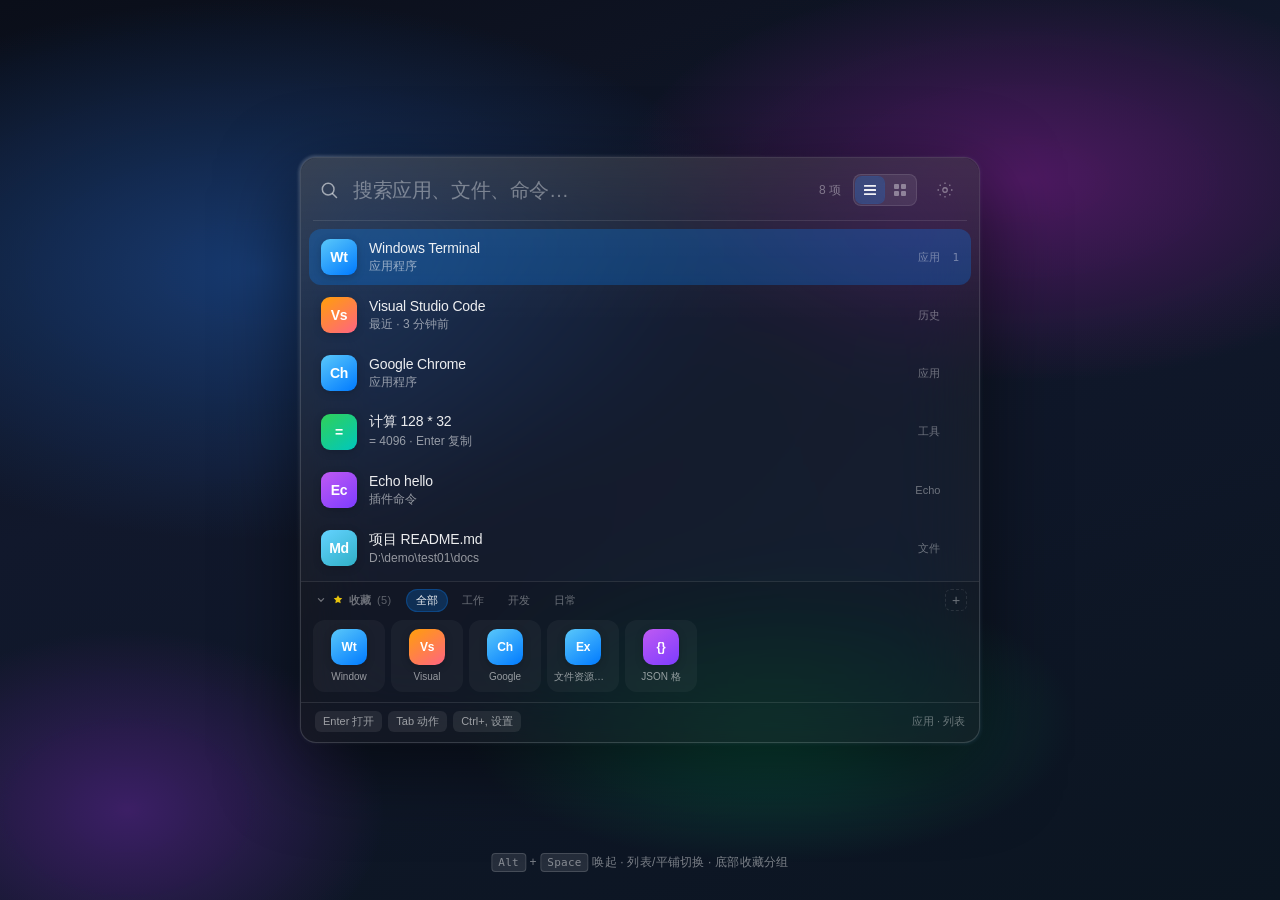
<file: ui-prototype/index.html>
<!DOCTYPE html>
<html lang="zh-CN">
<head>
  <meta charset="UTF-8" />
  <meta name="viewport" content="width=device-width, initial-scale=1" />
  <title>Spark — UI Prototype</title>
  <link rel="stylesheet" href="styles.css" />
</head>
<body>
  <!-- 仅作预览背景：正式应用只有中间这一扇主窗口 -->
  <div class="desktop" id="desktop">
    <div class="desktop-wallpaper"></div>
    <div class="desktop-hint">
      <kbd>Alt</kbd> + <kbd>Space</kbd> 唤起 · 齿轮 / <kbd>Ctrl</kbd>+<kbd>,</kbd> 设置 · 点击窗外关闭
    </div>

    <!-- ========== 唯一主窗口 ========== -->
    <div class="launcher" id="launcher" role="dialog" aria-label="Spark">
      <div class="launcher-glow"></div>
      <div class="launcher-glass">

        <!-- 模式：搜索 -->
        <div class="mode mode-search" id="modeSearch">
          <div class="search-row">
            <div class="search-icon" aria-hidden="true">
              <svg width="20" height="20" viewBox="0 0 24 24" fill="none">
                <circle cx="11" cy="11" r="7" stroke="currentColor" stroke-width="1.8"/>
                <path d="M16.5 16.5L21 21" stroke="currentColor" stroke-width="1.8" stroke-linecap="round"/>
              </svg>
            </div>
            <input
              id="query"
              class="search-input"
              type="text"
              placeholder="搜索应用、文件、命令…"
              autocomplete="off"
              spellcheck="false"
            />
            <div class="search-meta" id="searchMeta">12 项</div>
            <div class="view-toggle" role="group" aria-label="视图切换">
              <button type="button" class="view-btn active" id="viewList" title="列表视图" aria-pressed="true" data-view="list">
                <svg width="16" height="16" viewBox="0 0 16 16" fill="currentColor" aria-hidden="true">
                  <rect x="2" y="3" width="12" height="1.8" rx="0.5"/>
                  <rect x="2" y="7.1" width="12" height="1.8" rx="0.5"/>
                  <rect x="2" y="11.2" width="12" height="1.8" rx="0.5"/>
                </svg>
              </button>
              <button type="button" class="view-btn" id="viewGrid" title="平铺视图" aria-pressed="false" data-view="grid">
                <svg width="16" height="16" viewBox="0 0 16 16" fill="currentColor" aria-hidden="true">
                  <rect x="2" y="2" width="5" height="5" rx="1"/>
                  <rect x="9" y="2" width="5" height="5" rx="1"/>
                  <rect x="2" y="9" width="5" height="5" rx="1"/>
                  <rect x="9" y="9" width="5" height="5" rx="1"/>
                </svg>
              </button>
            </div>
            <button type="button" class="icon-tool" id="openSettings" title="设置 (Ctrl+,)" aria-label="设置">
              <svg width="18" height="18" viewBox="0 0 24 24" fill="none" stroke="currentColor" stroke-width="1.7">
                <circle cx="12" cy="12" r="3"/>
                <path d="M12 2v2m0 16v2M4.9 4.9l1.4 1.4m11.4 11.4l1.4 1.4M2 12h2m16 0h2M4.9 19.1l1.4-1.4M17.7 6.3l1.4-1.4"/>
              </svg>
            </button>
          </div>

          <div class="divider"></div>

          <div class="results results-list" id="results" role="listbox"></div>

          <div class="favorites" id="favorites">
            <div class="fav-top">
              <button type="button" class="fav-toggle" id="favToggle" title="展开/收起收藏" aria-expanded="true" aria-controls="favBody">
                <svg class="fav-chevron" width="12" height="12" viewBox="0 0 16 16" fill="currentColor" aria-hidden="true">
                  <path d="M4.5 6.2L8 9.7l3.5-3.5" stroke="currentColor" stroke-width="1.6" fill="none" stroke-linecap="round" stroke-linejoin="round"/>
                </svg>
                <svg class="fav-star" width="12" height="12" viewBox="0 0 16 16" fill="currentColor" aria-hidden="true">
                  <path d="M8 1.5l1.76 3.57 3.94.57-2.85 2.78.67 3.92L8 10.5l-3.52 1.84.67-3.92L2.3 5.64l3.94-.57L8 1.5z"/>
                </svg>
                <span>收藏</span>
                <span class="fav-count" id="favCount"></span>
              </button>
              <div class="fav-groups" id="favGroups" role="tablist"></div>
              <button type="button" class="fav-add-group" id="favAddGroup" title="新建分组">+</button>
            </div>
            <div class="fav-body" id="favBody">
              <div class="fav-body-inner">
                <div class="fav-items" id="favItems" role="list"></div>
              </div>
            </div>
          </div>

          <div class="footer">
            <div class="footer-left">
              <span class="chip">Enter 打开</span>
              <span class="chip">Tab 动作</span>
              <span class="chip">Ctrl+, 设置</span>
            </div>
            <div class="footer-right" id="footerSource">本地 · 极速</div>
          </div>
        </div>

        <!-- 模式：设置（同一主窗口内切换，不是第二个窗） -->
        <div class="mode mode-settings hidden" id="modeSettings">
          <div class="settings-header in-window">
            <button type="button" class="back-btn" id="closeSettings" title="返回搜索">
              <svg width="16" height="16" viewBox="0 0 16 16" fill="none">
                <path d="M10 3L5 8l5 5" stroke="currentColor" stroke-width="1.6" stroke-linecap="round" stroke-linejoin="round"/>
              </svg>
              返回
            </button>
            <span class="settings-title">设置</span>
            <span class="settings-spacer"></span>
          </div>
          <div class="settings-body in-window">
            <nav class="settings-nav">
              <button class="nav-item active" data-pane="general">通用</button>
              <button class="nav-item" data-pane="hotkey">热键</button>
              <button class="nav-item" data-pane="appearance">外观</button>
              <button class="nav-item" data-pane="plugins">插件</button>
            </nav>
            <div class="settings-panes">
              <section class="pane active" id="pane-general">
                <label class="row"><span>开机启动</span><input type="checkbox" checked /></label>
                <label class="row"><span>失焦时隐藏</span><input type="checkbox" checked /></label>
                <label class="row"><span>执行后隐藏</span><input type="checkbox" checked /></label>
                <p class="hint">系统托盘图标在任务栏通知区域（正式版），不在本窗口内。</p>
              </section>
              <section class="pane" id="pane-hotkey">
                <div class="row">
                  <span>唤起热键</span>
                  <div class="hotkey-presets">
                    <button type="button" class="preset active" data-hk="Alt+Space">Alt + Space</button>
                    <button type="button" class="preset" data-hk="Ctrl+Space">Ctrl + Space</button>
                  </div>
                </div>
                <p class="hint">默认 Alt+Space；冲突时可改 Ctrl+Space。</p>
              </section>
              <section class="pane" id="pane-appearance">
                <div class="row">
                  <span>主题</span>
                  <select id="themeSelect">
                    <option value="system">跟随系统</option>
                    <option value="dark" selected>深色玻璃</option>
                    <option value="light">浅色玻璃</option>
                  </select>
                </div>
                <div class="row">
                  <span>默认视图</span>
                  <select id="defaultView">
                    <option value="list" selected>列表</option>
                    <option value="grid">平铺</option>
                  </select>
                </div>
                <div class="row">
                  <span>窗口宽度</span>
                  <input type="range" id="widthRange" min="560" max="840" value="680" />
                </div>
                <label class="row"><span>减少动画</span><input type="checkbox" id="reduceMotion" /></label>
              </section>
              <section class="pane" id="pane-plugins">
                <div class="plugin-row">
                  <div>
                    <strong>Echo</strong>
                    <small>com.example.echo</small>
                  </div>
                  <label class="switch"><input type="checkbox" checked /><span></span></label>
                </div>
                <div class="plugin-row">
                  <div>
                    <strong>JSON 格式化</strong>
                    <small>需剪贴板权限</small>
                  </div>
                  <label class="switch"><input type="checkbox" checked /><span></span></label>
                </div>
                <button type="button" class="btn-secondary">安装本地插件…</button>
              </section>
            </div>
          </div>
        </div>

      </div>
    </div>

    <!-- 动作菜单挂在主窗附近 -->
    <div class="action-sheet glass-panel hidden" id="actionSheet">
      <div class="action-title" id="actionTitle">Windows Terminal</div>
      <button type="button" class="action-item active" data-action="open">打开 <span>Enter</span></button>
      <button type="button" class="action-item" data-action="admin">以管理员运行</button>
      <button type="button" class="action-item" data-action="reveal">打开文件位置</button>
      <button type="button" class="action-item" data-action="pin">固定到收藏</button>
      <button type="button" class="action-item" data-action="pin-dev">固定到「开发」</button>
    </div>
  </div>

  <script src="app.js"></script>
</body>
</html>
</file>
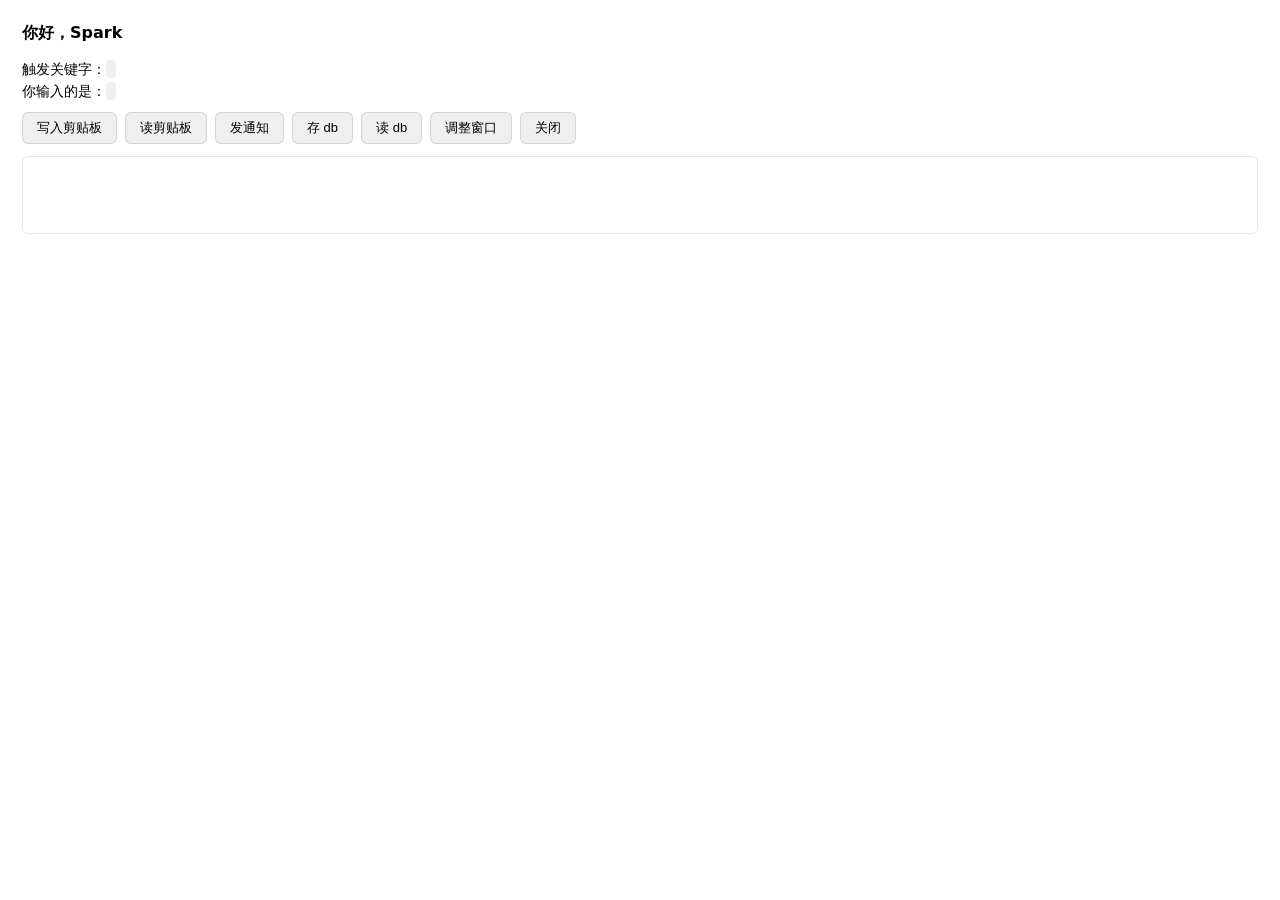
<file: plugins/hello/index.html>
<!doctype html>
<html lang="zh-CN">
<head>
<meta charset="utf-8">
<title>Hello</title>
<style>
  :root { color-scheme: light dark; }
  body {
    margin: 0; padding: 20px 22px;
    font: 14px/1.6 "Segoe UI", system-ui, sans-serif;
  }
  h3 { margin: 0 0 12px; font-size: 16px; }
  .row { display: flex; gap: 8px; margin: 10px 0; flex-wrap: wrap; }
  button {
    padding: 6px 14px; border: 1px solid #8884; border-radius: 6px;
    background: #8882; color: inherit; cursor: pointer; font-size: 13px;
  }
  button:hover { background: #8883; }
  code { background: #8882; padding: 1px 5px; border-radius: 4px; }
  #log {
    margin-top: 12px; padding: 8px 10px; min-height: 60px;
    border: 1px solid #8883; border-radius: 6px;
    white-space: pre-wrap; font-family: Consolas, monospace; font-size: 12px;
  }
</style>
</head>
<body>
  <h3>你好，Spark</h3>
  <div>触发关键字：<code id="cmd"></code></div>
  <div>你输入的是：<code id="input"></code></div>

  <div class="row">
    <button id="copy">写入剪贴板</button>
    <button id="paste">读剪贴板</button>
    <button id="notify">发通知</button>
    <button id="save">存 db</button>
    <button id="load">读 db</button>
    <button id="resize">调整窗口</button>
    <button id="close">关闭</button>
  </div>

  <div id="log"></div>

<script>
  const $ = (id) => document.getElementById(id);
  const log = (msg) => { $('log').textContent = msg; };

  $('cmd').textContent = spark.input.command || '(无)';
  $('input').textContent = spark.input.text || '(空)';

  // 出错时统一展示 error.code，方便对照规范 §8.6
  const run = (fn) => async () => {
    try { log(await fn() ?? '完成'); }
    catch (e) { log('失败 [' + (e.code || 'ERROR') + '] ' + e.message); }
  };

  $('copy').onclick = run(async () => {
    await spark.clipboard.writeText(spark.input.text || 'Hello Spark');
    return '已写入剪贴板';
  });

  $('paste').onclick = run(async () =>
    '剪贴板内容：' + (await spark.clipboard.readText() || '(空)'));

  $('notify').onclick = run(async () => {
    await spark.notify.show({ title: 'Hello 插件', body: spark.input.text || '来自示例插件' });
    return '已发送通知';
  });

  $('save').onclick = run(async () => {
    await spark.db.set('last', { text: spark.input.text, at: new Date().toISOString() });
    return '已存入 db.last';
  });

  $('load').onclick = run(async () => {
    const v = await spark.db.get('last');
    return v ? 'db.last = ' + JSON.stringify(v) : 'db.last 为空';
  });

  $('resize').onclick = run(async () => {
    await spark.window.resize(560, 460);
    return '已调整为 560×460';
  });

  $('close').onclick = () => spark.window.close();

  spark.onEnter(() => log('插件已就绪'));
  spark.onClose(() => spark.db.set('closed_at', new Date().toISOString()));
</script>
</body>
</html>
</file>
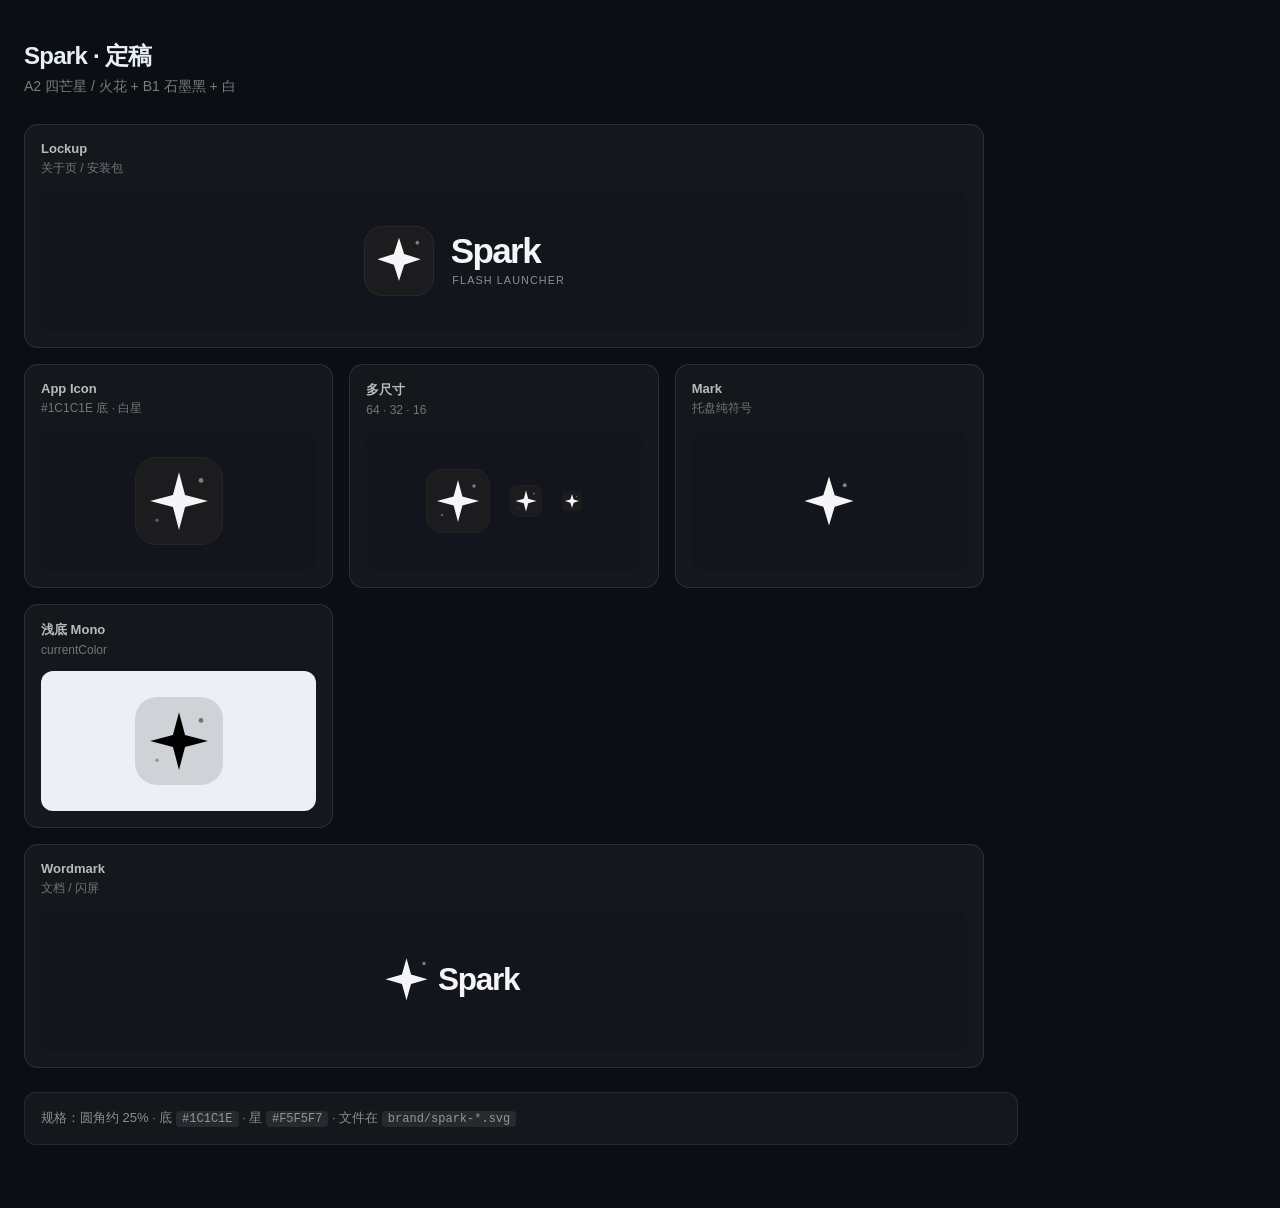
<file: brand/logo-preview.html>
<!DOCTYPE html>
<html lang="zh-CN">
<head>
  <meta charset="UTF-8" />
  <meta name="viewport" content="width=device-width, initial-scale=1" />
  <title>Spark Logo — A2 + B1 定稿</title>
  <style>
    body {
      margin: 0; min-height: 100vh; font-family: -apple-system, "Segoe UI", "PingFang SC", "Microsoft YaHei", sans-serif;
      color: #e8eef8; background: #0b0f14; padding: 40px 24px 64px;
    }
    h1 { font-size: 24px; font-weight: 650; letter-spacing: -0.03em; margin: 0 0 6px; }
    .sub { color: rgba(255,255,255,0.45); font-size: 14px; margin: 0 0 28px; }
    .grid { display: grid; grid-template-columns: repeat(auto-fill, minmax(260px, 1fr)); gap: 16px; max-width: 960px; }
    .card {
      background: rgba(255,255,255,0.04); border: 1px solid rgba(255,255,255,0.1);
      border-radius: 14px; padding: 16px;
    }
    .card h2 { margin: 0 0 4px; font-size: 13px; color: rgba(255,255,255,0.7); }
    .card p { margin: 0 0 14px; font-size: 12px; color: rgba(255,255,255,0.4); }
    .stage {
      display: grid; place-items: center; min-height: 140px; border-radius: 12px; background: #12151c;
    }
    .stage.light { background: #eceff4; }
    .wide { grid-column: 1 / -1; }
    .sizes { display: flex; gap: 20px; align-items: center; justify-content: center; }
    .note {
      max-width: 960px; margin-top: 24px; font-size: 13px; line-height: 1.65;
      color: rgba(255,255,255,0.5); padding: 14px 16px; border-radius: 12px;
      background: rgba(255,255,255,0.04); border: 1px solid rgba(255,255,255,0.08);
    }
    code { font-family: Consolas, monospace; background: rgba(255,255,255,0.08); padding: 1px 6px; border-radius: 4px; font-size: 12px; }
  </style>
</head>
<body>
  <h1>Spark · 定稿</h1>
  <p class="sub">A2 四芒星 / 火花 + B1 石墨黑 + 白</p>

  <div class="grid">
    <div class="card wide">
      <h2>Lockup</h2>
      <p>关于页 / 安装包</p>
      <div class="stage"><img src="spark-lockup.svg" height="100" alt="lockup" /></div>
    </div>
    <div class="card">
      <h2>App Icon</h2>
      <p>#1C1C1E 底 · 白星</p>
      <div class="stage"><img src="spark-icon.svg" width="88" height="88" alt="icon" /></div>
    </div>
    <div class="card">
      <h2>多尺寸</h2>
      <p>64 · 32 · 16</p>
      <div class="stage">
        <div class="sizes">
          <img src="spark-icon.svg" width="64" height="64" alt="64" />
          <img src="spark-icon.svg" width="32" height="32" alt="32" />
          <img src="spark-mark.svg" width="16" height="16" alt="16" style="background:#1c1c1e;border-radius:4px;padding:2px;box-sizing:content-box" />
        </div>
      </div>
    </div>
    <div class="card">
      <h2>Mark</h2>
      <p>托盘纯符号</p>
      <div class="stage"><img src="spark-mark.svg" width="56" height="56" alt="mark" /></div>
    </div>
    <div class="card">
      <h2>浅底 Mono</h2>
      <p>currentColor</p>
      <div class="stage light"><img src="spark-icon-mono.svg" width="88" height="88" alt="mono" style="color:#1c1c1e" /></div>
    </div>
    <div class="card wide">
      <h2>Wordmark</h2>
      <p>文档 / 闪屏</p>
      <div class="stage"><img src="spark-wordmark.svg" height="56" alt="word" /></div>
    </div>
  </div>

  <div class="note">
    规格：圆角约 25% · 底 <code>#1C1C1E</code> · 星 <code>#F5F5F7</code> · 文件在 <code>brand/spark-*.svg</code>
  </div>
</body>
</html>
</file>
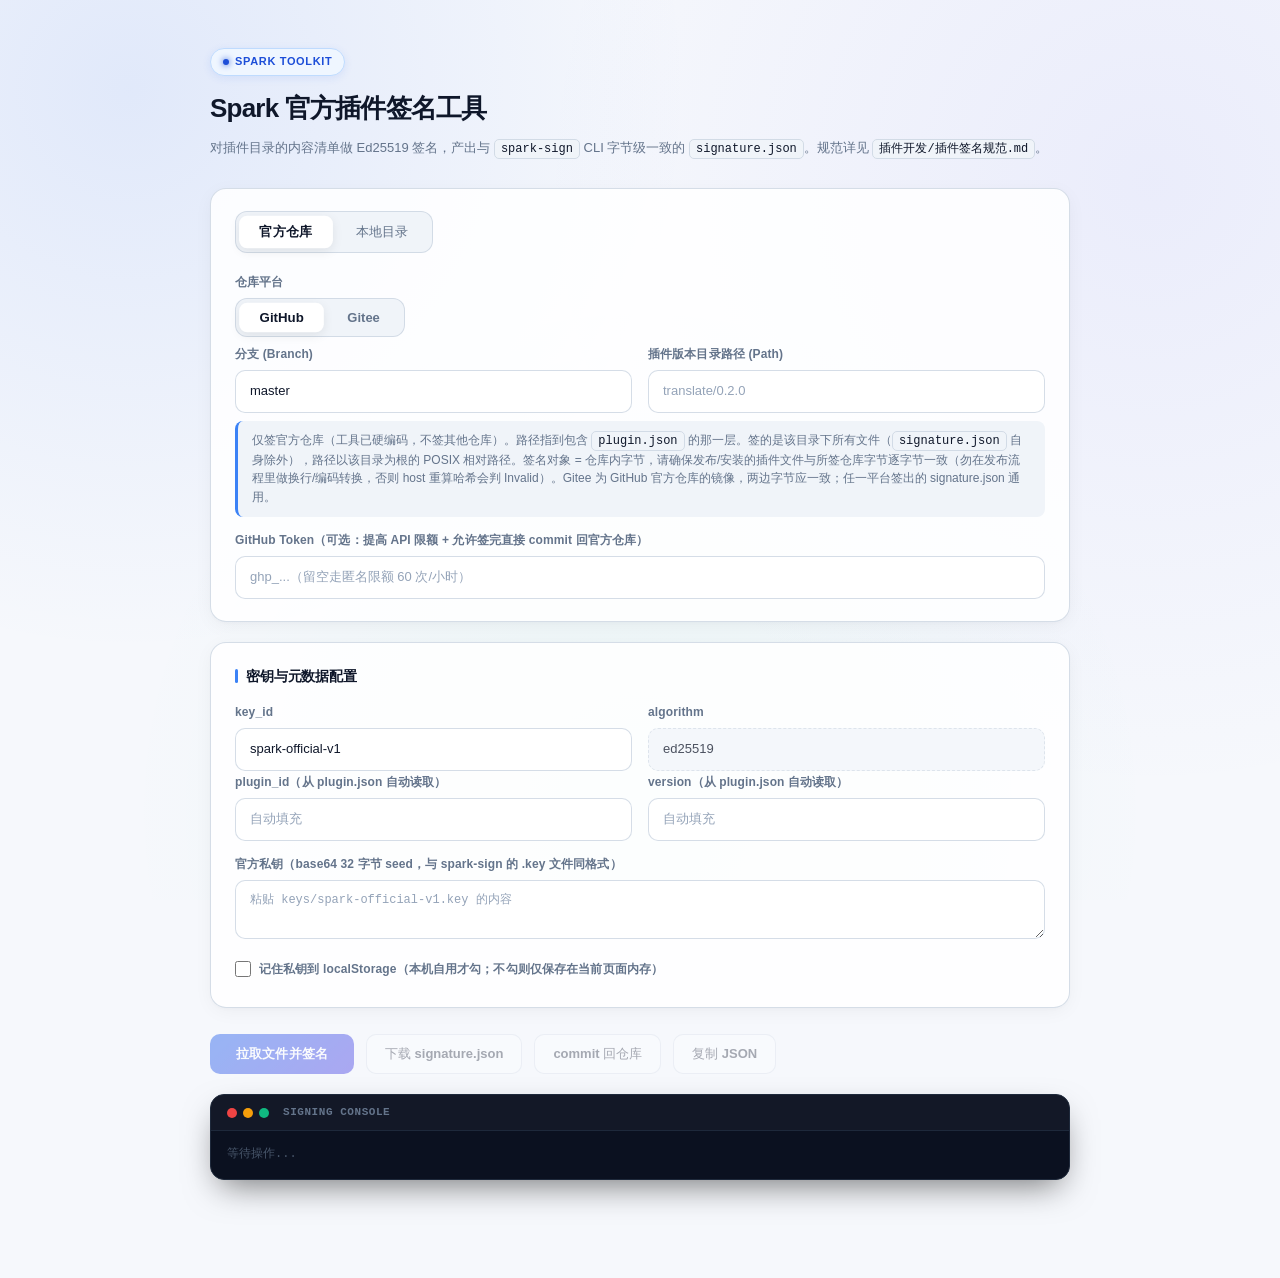
<file: tools/plugin-signer.html>
<!doctype html>
<html lang="zh">
<head>
<meta charset="utf-8">
<meta name="viewport" content="width=device-width, initial-scale=1">
<title>Spark 官方插件签名工具</title>
<!--
  Spark 插件签名工具（Web 版）— 三期

  产出与 crates/sign-tool (spark-sign CLI) 字节级一致的 signature.json：
    - canonical bytes 逐字节移植自 crates/plugin-manager/src/signing/canon.rs
    - Ed25519 用 @noble/ed25519（与 ed25519-dalek 同为 RFC 8032，签名一致）
    - SHA-256 用浏览器 Web Crypto
    - 私钥 = base64(32 字节 seed)，与 spark-sign keygen 写出的 .key 文件同格式

  两种取文件方式：
    1) 官方仓库（可切 GitHub / Gitee 镜像，均硬编码）：
       - GitHub：API trees 列文件 + raw.githubusercontent.com 抓字节；CORS 官方放开
       - Gitee：API v5 trees 列文件 + contents API 抓 base64（gitee.com raw 链路无
         Access-Control-Allow-Origin，浏览器 fetch 会被 CORS 拦，必须走 API 域名）
       签完可下载；GitHub 可用 PAT 直接 commit 回仓库，Gitee 同理（Gitee PAT）。
    2) 本地目录：用文件夹选择器选插件目录，完全离线（仅需 CDN 加载一次 ed25519 库）。

  仅供官方签名者本机自用。私钥只在浏览器内存，签完不落盘（除非勾“记住”）。
-->
<script type="importmap">
{
  "imports": {
    "@noble/ed25519": "https://esm.sh/@noble/ed25519@2.1.0"
  }
}
</script>
<style>
  :root {
    color-scheme: light dark;
    --font-sans: -apple-system, BlinkMacSystemFont, "Segoe UI", Roboto, "Helvetica Neue", "PingFang SC", "Microsoft YaHei", sans-serif;
    --font-mono: "Cascadia Code", "JetBrains Mono", "Fira Code", ui-monospace, SFMono-Regular, Consolas, monospace;
    
    /* Light Theme (Modern Glass & Vibrant Accent) */
    --bg-page: #f6f8fc;
    --bg-card: rgba(255, 255, 255, 0.85);
    --bg-card-subtle: #f0f4f9;
    --bg-input: #ffffff;
    --border-color: rgba(203, 213, 225, 0.8);
    --border-hover: #94a3b8;
    --border-focus: #3b82f6;
    --text-main: #0f172a;
    --text-muted: #64748b;
    --text-subtle: #94a3b8;
    
    --primary-bg: linear-gradient(135deg, #2563eb 0%, #4f46e5 100%);
    --primary-hover: linear-gradient(135deg, #1d4ed8 0%, #4338ca 100%);
    --primary-text: #ffffff;
    --primary-shadow: 0 4px 18px 0 rgba(37, 99, 235, 0.28);
    
    --card-shadow: 0 4px 20px -2px rgba(15, 23, 42, 0.05), 0 2px 6px -1px rgba(15, 23, 42, 0.03);
    --card-shadow-hover: 0 12px 30px -4px rgba(15, 23, 42, 0.09), 0 4px 10px -2px rgba(15, 23, 42, 0.04);
    
    --terminal-bg: #0b1120;
    --terminal-border: #1e293b;
    --terminal-text: #f8fafc;
    
    --color-ok: #10b981;
    --color-err: #ef4444;
    --color-warn: #f59e0b;
    --badge-bg: #eff6ff;
    --badge-border: #bfdbfe;
    --badge-text: #1d4ed8;
    --glass-blur: blur(16px);
  }

  @media (prefers-color-scheme: dark) {
    :root {
      --bg-page: #090d16;
      --bg-card: rgba(18, 24, 38, 0.78);
      --bg-card-subtle: #172033;
      --bg-input: #0f1726;
      --border-color: rgba(36, 49, 77, 0.7);
      --border-hover: #3b507d;
      --border-focus: #60a5fa;
      --text-main: #f1f5f9;
      --text-muted: #94a3b8;
      --text-subtle: #64748b;
      
      --primary-bg: linear-gradient(135deg, #3b82f6 0%, #6366f1 100%);
      --primary-hover: linear-gradient(135deg, #60a5fa 0%, #818cf8 100%);
      --primary-text: #ffffff;
      --primary-shadow: 0 4px 24px 0 rgba(99, 102, 241, 0.4);
      
      --card-shadow: 0 4px 20px -2px rgba(0, 0, 0, 0.4), 0 2px 6px -1px rgba(0, 0, 0, 0.3);
      --card-shadow-hover: 0 16px 36px -4px rgba(0, 0, 0, 0.6);
      
      --terminal-bg: #050811;
      --terminal-border: #151d30;
      --terminal-text: #e2e8f0;
      
      --color-ok: #34d399;
      --color-err: #f87171;
      --color-warn: #fbbf24;
      --badge-bg: rgba(30, 58, 138, 0.3);
      --badge-border: rgba(59, 130, 246, 0.3);
      --badge-text: #93c5fd;
      --glass-blur: blur(20px);
    }
  }

  * { box-sizing: border-box; margin: 0; padding: 0; }

  /* Keyframe Animations */
  @keyframes pageFadeIn {
    from { opacity: 0; transform: translateY(12px); }
    to { opacity: 1; transform: translateY(0); }
  }

  @keyframes cardSlideUp {
    from { opacity: 0; transform: translateY(16px); }
    to { opacity: 1; transform: translateY(0); }
  }

  @keyframes glowPulse {
    0%, 100% { opacity: 0.4; transform: scale(1); }
    50% { opacity: 0.7; transform: scale(1.08); }
  }

  @keyframes shimmer {
    0% { background-position: -200% 0; }
    100% { background-position: 200% 0; }
  }

  @keyframes terminalLine {
    from { opacity: 0; transform: translateX(-4px); }
    to { opacity: 1; transform: translateX(0); }
  }

  body {
    font: 14px/1.6 var(--font-sans);
    background-color: var(--bg-page);
    color: var(--text-main);
    min-height: 100vh;
    padding: 48px 20px 80px;
    background-image: 
      radial-gradient(circle at 10% 10%, rgba(37, 99, 235, 0.1) 0%, transparent 40%),
      radial-gradient(circle at 90% 20%, rgba(99, 102, 241, 0.08) 0%, transparent 45%),
      radial-gradient(circle at 50% 90%, rgba(16, 185, 129, 0.05) 0%, transparent 50%);
    background-attachment: fixed;
    transition: background-color 0.4s ease, color 0.4s ease;
  }

  .container {
    max-width: 860px;
    margin: 0 auto;
    animation: pageFadeIn 0.6s cubic-bezier(0.16, 1, 0.3, 1) forwards;
  }

  /* Header Section */
  .header {
    margin-bottom: 28px;
    position: relative;
  }
  .header-badge {
    display: inline-flex;
    align-items: center;
    gap: 6px;
    font-size: 11px;
    font-weight: 600;
    text-transform: uppercase;
    letter-spacing: 0.06em;
    padding: 4px 12px;
    border-radius: 9999px;
    background: var(--badge-bg);
    border: 1px solid var(--badge-border);
    color: var(--badge-text);
    margin-bottom: 12px;
    backdrop-filter: blur(8px);
    box-shadow: 0 2px 8px rgba(37, 99, 235, 0.1);
    transition: all 0.3s ease;
  }
  .header-badge:hover {
    transform: translateY(-1px);
    box-shadow: 0 4px 12px rgba(37, 99, 235, 0.18);
  }
  .header-badge::before {
    content: "";
    display: inline-block;
    width: 6px;
    height: 6px;
    border-radius: 50%;
    background: currentColor;
    box-shadow: 0 0 6px currentColor;
    animation: glowPulse 2s infinite ease-in-out;
  }
  h1 {
    font-size: 26px;
    font-weight: 750;
    letter-spacing: -0.03em;
    color: var(--text-main);
    display: flex;
    align-items: center;
    gap: 8px;
    margin-bottom: 8px;
    background: linear-gradient(135deg, var(--text-main) 60%, var(--text-muted) 100%);
    -webkit-background-clip: text;
    -webkit-text-fill-color: transparent;
  }
  .sub {
    color: var(--text-muted);
    font-size: 13px;
    line-height: 1.65;
  }
  .sub code, .hint code {
    font-family: var(--font-mono);
    font-size: 12px;
    padding: 2px 6px;
    border-radius: 5px;
    background: var(--bg-card-subtle);
    border: 1px solid var(--border-color);
    color: var(--text-main);
  }

  /* Modern Glass Cards */
  .card {
    background: var(--bg-card);
    backdrop-filter: var(--glass-blur);
    -webkit-backdrop-filter: var(--glass-blur);
    border: 1px solid var(--border-color);
    border-radius: 16px;
    padding: 22px 24px;
    margin-bottom: 20px;
    box-shadow: var(--card-shadow);
    transition: transform 0.25s cubic-bezier(0.16, 1, 0.3, 1),
                box-shadow 0.25s cubic-bezier(0.16, 1, 0.3, 1),
                border-color 0.25s ease;
    animation: cardSlideUp 0.5s cubic-bezier(0.16, 1, 0.3, 1) both;
  }
  .card:hover {
    box-shadow: var(--card-shadow-hover);
    border-color: var(--border-hover);
    transform: translateY(-2px);
  }
  .card-title {
    font-size: 14px;
    font-weight: 650;
    letter-spacing: -0.01em;
    color: var(--text-main);
    margin-bottom: 14px;
    display: flex;
    align-items: center;
    gap: 8px;
  }
  .card-title::before {
    content: "";
    display: inline-block;
    width: 3px;
    height: 14px;
    border-radius: 3px;
    background: #3b82f6;
  }

  /* Segmented Controls (Tabs) */
  .seg {
    display: inline-flex;
    background: var(--bg-card-subtle);
    padding: 4px;
    border-radius: 12px;
    gap: 4px;
    margin-bottom: 18px;
    border: 1px solid var(--border-color);
  }
  .seg button {
    flex: 0 0 auto;
    padding: 7px 20px;
    border: none;
    border-radius: 8px;
    background: transparent;
    color: var(--text-muted);
    font-size: 13px;
    font-weight: 550;
    cursor: pointer;
    transition: all 0.25s cubic-bezier(0.16, 1, 0.3, 1);
  }
  .seg button:hover {
    color: var(--text-main);
  }
  .seg button.active {
    background: var(--bg-input);
    color: var(--text-main);
    font-weight: 600;
    box-shadow: 0 3px 10px rgba(0, 0, 0, 0.08);
    transform: scale(1.02);
  }
  @media (prefers-color-scheme: dark) {
    .seg button.active {
      box-shadow: 0 3px 12px rgba(0, 0, 0, 0.45);
    }
  }

  /* Form Elements */
  .row {
    display: grid;
    grid-template-columns: 1fr 1fr;
    gap: 16px;
  }
  @media (max-width: 600px) {
    .row { grid-template-columns: 1fr; gap: 0; }
  }

  label {
    display: block;
    font-size: 12px;
    font-weight: 600;
    color: var(--text-muted);
    margin: 14px 0 6px;
    letter-spacing: 0.01em;
  }
  .row > div > label:first-child,
  #githubPane > .row:first-child > div > label,
  .card > .row:first-child > div > label {
    margin-top: 2px;
  }

  input, textarea, select {
    width: 100%;
    padding: 10px 14px;
    font: inherit;
    font-size: 13px;
    color: var(--text-main);
    background: var(--bg-input);
    border: 1px solid var(--border-color);
    border-radius: 10px;
    outline: none;
    transition: all 0.2s cubic-bezier(0.16, 1, 0.3, 1);
  }
  input::placeholder, textarea::placeholder {
    color: var(--text-subtle);
  }
  input:focus, textarea:focus, select:focus {
    border-color: var(--border-focus);
    box-shadow: 0 0 0 3.5px rgba(59, 130, 246, 0.18);
    transform: translateY(-1px);
  }
  input[readonly] {
    opacity: 0.75;
    background: var(--bg-card-subtle);
    cursor: default;
    border-style: dashed;
  }
  input[readonly]:focus {
    box-shadow: none;
    transform: none;
  }
  input[type="file"] {
    padding: 8px 12px;
    cursor: pointer;
  }
  textarea {
    font-family: var(--font-mono);
    font-size: 12px;
    line-height: 1.55;
    resize: vertical;
  }

  .hint {
    font-size: 12px;
    color: var(--text-muted);
    margin-top: 8px;
    line-height: 1.55;
    background: var(--bg-card-subtle);
    padding: 10px 14px;
    border-radius: 8px;
    border-left: 3px solid #3b82f6;
  }

  .checkrow {
    display: flex;
    align-items: center;
    gap: 8px;
    font-size: 12px;
    color: var(--text-muted);
    margin-top: 14px;
    cursor: pointer;
    user-select: none;
    transition: color 0.2s ease;
  }
  .checkrow:hover {
    color: var(--text-main);
  }
  .checkrow input[type="checkbox"] {
    width: 16px;
    height: 16px;
    margin: 0;
    cursor: pointer;
    accent-color: #2563eb;
    transition: transform 0.2s ease;
  }
  .checkrow input[type="checkbox"]:hover {
    transform: scale(1.1);
  }

  /* Action Buttons */
  .actions {
    display: flex;
    gap: 12px;
    flex-wrap: wrap;
    align-items: center;
    margin: 26px 0 20px;
  }
  button {
    font-family: var(--font-sans);
    display: inline-flex;
    align-items: center;
    justify-content: center;
    gap: 6px;
    transition: all 0.25s cubic-bezier(0.16, 1, 0.3, 1);
  }
  .primary {
    padding: 11px 26px;
    border: none;
    border-radius: 10px;
    background: var(--primary-bg);
    color: var(--primary-text);
    font-weight: 600;
    font-size: 13px;
    letter-spacing: 0.01em;
    cursor: pointer;
    box-shadow: var(--primary-shadow);
    position: relative;
    overflow: hidden;
  }
  .primary::after {
    content: "";
    position: absolute;
    top: 0; left: 0; right: 0; bottom: 0;
    background: linear-gradient(rgba(255,255,255,0.15), rgba(255,255,255,0));
    opacity: 0;
    transition: opacity 0.2s ease;
  }
  .primary:hover:not(:disabled) {
    background: var(--primary-hover);
    transform: translateY(-2px);
    box-shadow: 0 8px 24px 0 rgba(37, 99, 235, 0.38);
  }
  .primary:hover:not(:disabled)::after {
    opacity: 1;
  }
  .primary:active:not(:disabled) {
    transform: translateY(0);
    box-shadow: var(--primary-shadow);
  }
  .primary:disabled {
    opacity: 0.45;
    cursor: not-allowed;
    box-shadow: none;
    transform: none;
  }

  .ghost {
    padding: 10px 18px;
    border: 1px solid var(--border-color);
    border-radius: 10px;
    background: var(--bg-card);
    color: var(--text-main);
    font-weight: 550;
    font-size: 13px;
    cursor: pointer;
    box-shadow: var(--card-shadow);
    backdrop-filter: var(--glass-blur);
  }
  .ghost:hover:not(:disabled) {
    background: var(--bg-card-subtle);
    border-color: var(--border-hover);
    transform: translateY(-2px);
    box-shadow: var(--card-shadow-hover);
  }
  .ghost:active:not(:disabled) {
    transform: translateY(0);
  }
  .ghost:disabled {
    opacity: 0.35;
    cursor: not-allowed;
    transform: none;
    box-shadow: none;
  }

  /* Terminal Log Window */
  .terminal-card {
    background: var(--terminal-bg);
    border: 1px solid var(--terminal-border);
    border-radius: 14px;
    margin-bottom: 20px;
    overflow: hidden;
    box-shadow: 0 14px 34px -10px rgba(0, 0, 0, 0.55);
    animation: cardSlideUp 0.6s cubic-bezier(0.16, 1, 0.3, 1) both;
  }
  .terminal-header {
    display: flex;
    align-items: center;
    gap: 6px;
    padding: 9px 16px;
    background: rgba(255, 255, 255, 0.03);
    border-bottom: 1px solid var(--terminal-border);
  }
  .terminal-dot {
    width: 10px;
    height: 10px;
    border-radius: 50%;
    transition: transform 0.2s ease;
  }
  .terminal-card:hover .terminal-dot {
    transform: scale(1.15);
  }
  .dot-red { background: #ef4444; }
  .dot-yellow { background: #f59e0b; }
  .dot-green { background: #10b981; }
  .terminal-title {
    font-size: 11px;
    font-weight: 600;
    color: #64748b;
    font-family: var(--font-mono);
    margin-left: 8px;
    letter-spacing: 0.05em;
  }
  #log {
    font: 12px/1.6 var(--font-mono);
    white-space: pre-wrap;
    word-break: break-all;
    background: transparent;
    color: var(--terminal-text);
    padding: 14px 16px;
    max-height: 240px;
    overflow-y: auto;
    scroll-behavior: smooth;
  }
  #log span {
    display: block;
    animation: terminalLine 0.25s cubic-bezier(0.16, 1, 0.3, 1) forwards;
  }
  #log:empty::before {
    content: "等待操作...";
    color: #475569;
  }
  .ok { color: var(--color-ok); font-weight: 500; }
  .err { color: var(--color-err); font-weight: 600; }
  .warn { color: var(--color-warn); font-weight: 500; }

  /* Table styling */
  .table-wrapper {
    overflow-x: auto;
    border: 1px solid var(--border-color);
    border-radius: 10px;
    margin-top: 8px;
    background: var(--bg-input);
  }
  table {
    width: 100%;
    border-collapse: collapse;
    font-size: 12px;
    text-align: left;
  }
  thead {
    background: var(--bg-card-subtle);
  }
  th {
    padding: 10px 14px;
    font-weight: 650;
    color: var(--text-muted);
    border-bottom: 1px solid var(--border-color);
    font-size: 11px;
    text-transform: uppercase;
    letter-spacing: 0.06em;
  }
  td {
    padding: 9px 14px;
    border-bottom: 1px solid var(--border-color);
    color: var(--text-main);
    transition: background-color 0.15s ease;
  }
  tr:last-child td {
    border-bottom: none;
  }
  tbody tr:hover td {
    background: var(--bg-card-subtle);
  }
  td code {
    font-family: var(--font-mono);
    font-size: 11px;
  }

  /* 面板来源切换过渡：旧面板淡出上移 → 新面板自下淡入（与 cardSlideUp 同 easing 语言）。
     display:none 无法过渡，故走两段式：先 .pane-out 播完落定 hidden，再对入场面板挂 .pane-in；
     animationend 后移除 .pane-in，保证下次切换重新触发。 */
  .pane-out { animation: paneOut 0.14s ease both; }
  .pane-in  { animation: paneIn 0.26s cubic-bezier(0.16, 1, 0.3, 1) both; }
  @keyframes paneOut {
    to { opacity: 0; transform: translateY(-6px); }
  }
  @keyframes paneIn {
    from { opacity: 0; transform: translateY(8px); }
    to   { opacity: 1; transform: none; }
  }

  .hidden { display: none !important; }
</style>
</head>
<body>

<div class="container">
  <div class="header">
    <div class="header-badge">Spark Toolkit</div>
    <h1>Spark 官方插件签名工具</h1>
    <div class="sub">对插件目录的内容清单做 Ed25519 签名，产出与 <code>spark-sign</code> CLI 字节级一致的 <code>signature.json</code>。规范详见 <code>插件开发/插件签名规范.md</code>。</div>
  </div>

  <div class="card">
    <div class="seg" id="srcSeg" role="tablist" aria-label="文件来源">
      <button type="button" id="srcGithub" class="active" data-src="repo">官方仓库</button>
      <button type="button" id="srcLocal" data-src="local">本地目录</button>
    </div>

    <!-- 官方仓库模式（GitHub / Gitee 可切换，仓库均硬编码） -->
    <div id="githubPane">
      <label style="margin-top:2px">仓库平台</label>
      <div class="seg" id="repoSeg" role="tablist" aria-label="仓库平台" style="margin-bottom:6px">
        <button type="button" class="active" data-plat="github">GitHub</button>
        <button type="button" data-plat="gitee">Gitee</button>
      </div>
      <div class="row">
        <div>
          <label for="branch">分支 (Branch)</label>
          <input id="branch" value="master" autocomplete="off">
        </div>
        <div>
          <label for="path">插件版本目录路径 (Path)</label>
          <input id="path" placeholder="translate/0.2.0" autocomplete="off">
        </div>
      </div>
      <div class="hint" id="repoHint">仅签官方仓库（工具已硬编码，不签其他仓库）。路径指到包含 <code>plugin.json</code> 的那一层。签的是该目录下所有文件（<code>signature.json</code> 自身除外），路径以该目录为根的 POSIX 相对路径。签名对象 = 仓库内字节，请确保发布/安装的插件文件与所签仓库字节逐字节一致（勿在发布流程里做换行/编码转换，否则 host 重算哈希会判 Invalid）。Gitee 为 GitHub 官方仓库的镜像，两边字节应一致；任一平台签出的 signature.json 通用。</div>
      <label for="token" id="tokenLabel">GitHub Token（可选：提高 API 限额 + 允许签完直接 commit 回官方仓库）</label>
      <input id="token" type="password" placeholder="ghp_...（留空走匿名限额 60 次/小时）" autocomplete="off">
    </div>

    <!-- 本地模式 -->
    <div id="localPane" class="hidden">
      <label for="folder">选择插件目录（含 plugin.json）</label>
      <input id="folder" type="file" webkitdirectory directory multiple>
      <div class="hint">浏览器把所选目录所有文件读入内存计算哈希，纯离线计算，不上传任何文件。</div>
    </div>
  </div>

  <div class="card">
    <div class="card-title">密钥与元数据配置</div>
    <div class="row">
      <div>
        <label for="keyId">key_id</label>
        <input id="keyId" value="spark-official-v1" autocomplete="off">
      </div>
      <div>
        <label for="algorithm">algorithm</label>
        <input id="algorithm" value="ed25519" readonly>
      </div>
    </div>
    <div class="row">
      <div>
        <label for="pluginId">plugin_id（从 plugin.json 自动读取）</label>
        <input id="pluginId" placeholder="自动填充" autocomplete="off">
      </div>
      <div>
        <label for="version">version（从 plugin.json 自动读取）</label>
        <input id="version" placeholder="自动填充" autocomplete="off">
      </div>
    </div>
    <label for="privKey">官方私钥（base64 32 字节 seed，与 spark-sign 的 .key 文件同格式）</label>
    <textarea id="privKey" rows="2" placeholder="粘贴 keys/spark-official-v1.key 的内容" autocomplete="off"></textarea>
    <label class="checkrow">
      <input type="checkbox" id="remember">
      <span>记住私钥到 localStorage（本机自用才勾；不勾则仅保存在当前页面内存）</span>
    </label>
  </div>

  <div class="actions">
    <button class="primary" id="signBtn" disabled>拉取文件并签名</button>
    <button class="ghost" id="downloadBtn" disabled>下载 signature.json</button>
    <button class="ghost" id="commitBtn" disabled>commit 回仓库</button>
    <button class="ghost" id="copyBtn" disabled>复制 JSON</button>
  </div>

  <div class="terminal-card">
    <div class="terminal-header">
      <div class="terminal-dot dot-red"></div>
      <div class="terminal-dot dot-yellow"></div>
      <div class="terminal-dot dot-green"></div>
      <div class="terminal-title">SIGNING CONSOLE</div>
    </div>
    <div id="log" aria-live="polite"></div>
  </div>

  <div class="card hidden" id="filesCard">
    <div class="card-title">已签名文件清单（<span id="fileCount">0</span>）</div>
    <div class="table-wrapper">
      <table>
        <thead><tr><th>path</th><th>sha256</th><th>size (bytes)</th></tr></thead>
        <tbody id="fileBody"></tbody>
      </table>
    </div>
  </div>

  <div class="card hidden" id="outCard">
    <div class="card-title">生成结果：signature.json</div>
    <textarea id="output" rows="14" readonly></textarea>
  </div>
</div>

<script type="module">
import * as ed from "@noble/ed25519";

const $ = id => document.getElementById(id);
const logEl = $("log");
let state = { files: [], sigJson: "", sigPath: "" }; // sigPath: 仓库内目标路径（github 模式）

function log(msg, cls) {
  const span = document.createElement("span");
  if (cls) span.className = cls;
  span.textContent = msg + "\n";
  logEl.appendChild(span);
  logEl.scrollTop = logEl.scrollHeight;
}
const ok = m => log("✓ " + m, "ok");
const warn = m => log("! " + m, "warn");
const fail = m => log("✗ " + m, "err");
function clearLog(){ logEl.innerHTML = ""; }

// ── base64 ↔ bytes（standard 字母表 + padding，与 base64::STANDARD 一致）──────
function bytesToB64(bytes){
  let bin = "";
  for (const b of bytes) bin += String.fromCharCode(b);
  return btoa(bin);
}
function b64ToBytes(str){
  const bin = atob(str.trim().replace(/\s+/g, ""));
  const out = new Uint8Array(bin.length);
  for (let i = 0; i < bin.length; i++) out[i] = bin.charCodeAt(i);
  return out;
}

// ── SHA-256 hex（Web Crypto）────────────────────────────────────────────────
async function sha256Hex(bytes){
  const h = await crypto.subtle.digest("SHA-256", bytes);
  return [...new Uint8Array(h)].map(b => b.toString(16).padStart(2, "0")).join("");
}

// ── canonical bytes（逐字节移植 canon.rs::canonical_bytes）────────────────
function canonicalBytes(pluginId, version, algorithm, keyId, files){
  const enc = new TextEncoder();
  const sorted = [...files].sort((a, b) => {
    const ea = enc.encode(a.path), eb = enc.encode(b.path);
    const n = Math.min(ea.length, eb.length);
    for (let i = 0; i < n; i++) if (ea[i] !== eb[i]) return ea[i] - eb[i];
    return ea.length - eb.length;
  });
  let s = "spark-plugin-signature-v1\n";
  s += pluginId + "\n";
  s += version + "\n";
  s += algorithm + "\n";
  s += keyId + "\n";
  for (const f of sorted) s += f.sha256 + "  " + f.path + "\n";
  return enc.encode(s);
}

// ── signature.json 组装（字段顺序与 sign-tool::SignatureFile 一致，2 空格缩进）──
function buildSigJson(pluginId, version, keyId, files, sigB64){
  const obj = {
    schema: 1,
    plugin_id: pluginId,
    version: version,
    algorithm: "ed25519",
    key_id: keyId,
    signed_at: new Date().toISOString().slice(0, 19) + "Z",
    files: files.map(f => ({ path: f.path, sha256: f.sha256 })),
    signature: sigB64,
  };
  return JSON.stringify(obj, null, 2);
}

// ── ISO 8601 UTC（秒精度，与 spark-sign now_iso8601_utc 一致）───────────────
//   已在 buildSigJson 内用 toISOString().slice(0,19)+"Z" 实现。

// ── 官方仓库常量：签名对象恒为 spark-plugins 官方仓库，不签其他仓库 ──────────
//   gitee 为 GitHub 官方仓库的镜像；两边字节一致，签出的 signature.json 通用。
const OFFICIAL = {
  github: { owner: "MrHan-Yd",    repo: "spark-plugins" },
  gitee:  { owner: "han-yongding", repo: "spark-plugins" },
};
let repoPlat = "github"; // "github" | "gitee"

// ── 取文件：官方仓库（GitHub / Gitee）───────────────────────────────────────
async function listRepoTree(branch, token){
  const gitee = repoPlat === "gitee";
  const { owner, repo } = OFFICIAL[repoPlat];
  const headers = { "Accept": "application/json" };
  if (token) headers["Authorization"] = "Bearer " + token;  // Gitee PAT 同样吃 Bearer 头
  const url = gitee
    ? `https://gitee.com/api/v5/repos/${owner}/${repo}/git/trees/${encodeURIComponent(branch)}?recursive=1`
    : `https://api.github.com/repos/${owner}/${repo}/git/trees/${encodeURIComponent(branch)}?recursive=1`;
  const r = await fetch(url, { headers });
  if (r.status === 404) throw new Error(`仓库或分支不存在：${owner}/${repo}@${branch}`);
  if (!r.ok) throw new Error(`${gitee ? "Gitee" : "GitHub"} trees API ${r.status}: ${(await r.text()).slice(0,200)}`);
  const data = await r.json();
  // truncated=true 表示树过大被截断，缺文件会让签出的签名在 host 侧判 Invalid。直接失败而非静默继续。
  if (data.truncated) throw new Error("仓库树过大被截断（truncated），本工具暂只支持中小仓库；请缩小路径范围或拆分仓库");
  return data.tree || [];
}

async function fetchRepoFiles(){
  const gitee = repoPlat === "gitee";
  const { owner, repo } = OFFICIAL[repoPlat];
  const branch = $("branch").value.trim() || "master";
  const path = $("path").value.trim().replace(/^\/+|\/+$/g, "");
  const token = $("token").value.trim();
  if (!path) throw new Error("请填插件版本目录路径");
  log(`拉取 ${owner}/${repo} (${repoPlat}) @ ${branch} 下 ${path}/ …`);
  const tree = await listRepoTree(branch, token);
  const prefix = path + "/";
  const blobs = tree.filter(e => e.type === "blob" && e.path.startsWith(prefix));
  if (!blobs.length) throw new Error(`目录 ${path}/ 下没有文件，确认路径与分支`);
  const files = [];
  for (const b of blobs){
    const rel = b.path.slice(prefix.length); // POSIX 相对路径
    if (rel === "signature.json") continue;  // 签名不含自身
    let bytes;
    if (gitee){
      // gitee.com 的 raw 链路响应无 Access-Control-Allow-Origin，浏览器 fetch 必被 CORS 拦；
      // 走同一 API 域名（api/v5 带 ACAO: *）的 contents 接口取 base64 字节，语义等价。
      const api = `https://gitee.com/api/v5/repos/${owner}/${repo}/contents/${encodeGiteePath(b.path)}?ref=${encodeURIComponent(branch)}`;
      const resp = await fetch(api, token ? { headers: { "Authorization": "Bearer " + token } } : undefined);
      if (!resp.ok) throw new Error(`拉取文件失败 ${resp.status}：${rel}（${b.path}）`);
      const j = await resp.json();
      if (j.encoding !== "base64" || typeof j.content !== "string") throw new Error(`contents API 返回异常：${rel}（无 base64 内容）`);
      bytes = b64ToBytes(j.content);
    }else{
      // raw.githubusercontent.com 发 access-control-allow-origin: *。
      // 必须检查状态码：非 2xx 的错误页字节若混入哈希，自验仍过但 host 重算磁盘文件会判 Invalid。
      const raw = `https://raw.githubusercontent.com/${owner}/${repo}/${branch}/${encodeURIComponent(b.path).replace(/%2F/g, "/")}`;
      const resp = await fetch(raw);
      if (!resp.ok) throw new Error(`拉取文件失败 ${resp.status}：${rel}（${b.path}）`);
      bytes = new Uint8Array(await resp.arrayBuffer());
    }
    files.push({ path: rel, bytes, sha256: await sha256Hex(bytes), size: bytes.length });
  }
  state.sigPath = path + "/signature.json";
  return files;
}

// Gitee contents API 的路径段编码：保留 "/"（路径分隔符不转义，与 raw 链路一致）
function encodeGiteePath(p){
  return p.split("/").map(encodeURIComponent).join("/");
}

// ── 取文件：本地目录 ─────────────────────────────────────────────────────────
async function fetchLocalFiles(){
  const filesInput = $("folder");
  if (!filesInput.files.length) throw new Error("请选择插件目录");
  const all = Array.from(filesInput.files);
  // webkitRelativePath 形如 "plugin名/index.html"；去掉第一段目录名得插件根内相对路径
  const rootSeg = all[0].webkitRelativePath.split("/")[0];
  const files = [];
  for (const f of all){
    const rel = f.webkitRelativePath.slice(rootSeg.length + 1); // 去掉 "根目录/"
    if (!rel || rel === "signature.json") continue;
    const bytes = new Uint8Array(await f.arrayBuffer());
    files.push({ path: rel.replace(/\\/g, "/"), bytes, sha256: await sha256Hex(bytes), size: bytes.length });
  }
  state.sigPath = "";
  return files;
}

// ── 读 plugin.json 填充 id/version ──────────────────────────────────────────
function fillManifest(files){
  const pj = files.find(f => f.path === "plugin.json");
  if (!pj){ warn("目录下没有 plugin.json，请手动填 plugin_id / version"); return; }
  try{
    const m = JSON.parse(new TextDecoder().decode(pj.bytes));
    if (m.id) $("pluginId").value = m.id;
    if (m.version) $("version").value = m.version;
    ok(`读取 plugin.json：id=${m.id} version=${m.version}`);
  }catch(e){ fail("plugin.json 解析失败：" + e.message + "（请手动填）"); }
}

// ── 渲染文件清单表 ─────────────────────────────────────────────────────────
function renderFiles(files){
  $("fileCount").textContent = files.length;
  const body = $("fileBody");
  body.replaceChildren();
  // 按路径排序展示（仅展示，签名用 canonicalBytes 内部再排）。
  // 路径来自不可信输入（git 允许恶意文件名），一律用 textContent 纯文本写入，禁用 innerHTML，避免注入窃取私钥/token。
  const sorted = [...files].sort((a,b)=>a.path<b.path?-1:a.path>b.path?1:0);
  for (const f of sorted){
    const tr = document.createElement("tr");
    const td1 = tr.appendChild(document.createElement("td"));
    td1.appendChild(document.createElement("code")).textContent = f.path;
    const td2 = tr.appendChild(document.createElement("td"));
    td2.appendChild(document.createElement("code")).textContent = f.sha256;
    const td3 = tr.appendChild(document.createElement("td"));
    td3.textContent = String(f.size);
    body.appendChild(tr);
  }
  $("filesCard").classList.remove("hidden");
}

// ── 主流程：取文件 → 算哈希 → 签名 → 自验 ────────────────────────────────
async function doSign(){
  clearLog();
  $("signBtn").disabled = true;
  try{
    const privB64 = $("privKey").value.trim();
    if (!privB64) throw new Error("请粘贴官方私钥");
    const seed = b64ToBytes(privB64);
    if (seed.length !== 32) throw new Error(`私钥应解码为 32 字节，实际 ${seed.length}（确认是 spark-sign keygen 产出的 .key）`);

    const src = document.querySelector("#srcSeg button.active").dataset.src;
    const files = src === "repo" ? await fetchRepoFiles() : await fetchLocalFiles();
    if (!files.length) throw new Error("没有可签名的文件");
    // host 验签要求 files[] 含 plugin.json 且与磁盘双向校验；缺 plugin.json 签出来必判 Invalid，直接阻断。
    if (!files.some(f => f.path === "plugin.json")) throw new Error("目录下必须有 plugin.json（host 验签要求清单含 plugin.json）");
    fillManifest(files);
    renderFiles(files);

    const pluginId = $("pluginId").value.trim();
    const version = $("version").value.trim();
    const keyId = $("keyId").value.trim();
    const algorithm = $("algorithm").value;
    if (!pluginId || !version) throw new Error("plugin_id / version 不能为空");

    log(`对 ${files.length} 个文件拼 canonical bytes 并签名 …`);
    const canon = canonicalBytes(pluginId, version, algorithm, keyId, files);
    const sig = await ed.signAsync(canon, seed);           // 64 字节，与 ed25519-dalek 一致
    const sigB64 = bytesToB64(sig);
    const json = buildSigJson(pluginId, version, keyId, files, sigB64);

    // 自验：用私钥派生公钥验自己的签名，确保 signature.json 自洽
    const pub = await ed.getPublicKeyAsync(seed);
    const good = await ed.verifyAsync(sig, canon, pub);
    if (!good) throw new Error("自验失败（不应发生），请勿使用本次签名");
    ok("自验通过：派生公钥验证签名 OK");

    state.files = files;
    state.sigJson = json;
    $("output").value = json;
    $("outCard").classList.remove("hidden");
    $("downloadBtn").disabled = false;
    $("copyBtn").disabled = false;
    if (src === "repo" && $("token").value.trim()) $("commitBtn").disabled = false;

    ok(`签名完成：${pluginId} @ ${version}，key_id=${keyId}，${files.length} 个文件，签名 ${sigB64.slice(0,16)}…`);
    log(`signature.json 目标路径：${state.sigPath || "（本地模式，请自行放入插件目录）"}`);
    // 同步写一次 audit 线索到控制台，便于追溯
    console.log("[spark-sign-web]", { plugin_id: pluginId, version, key_id: keyId, files: files.length, sig_prefix: sigB64.slice(0,16), at: new Date().toISOString() });
  }catch(e){
    fail(e.message || String(e));
    console.error(e);
  }finally{
    $("signBtn").disabled = false;
  }
}

// ── 下载 signature.json ────────────────────────────────────────────────────
function download(){
  if (!state.sigJson) return;
  const blob = new Blob([state.sigJson], { type: "application/json" });
  const a = document.createElement("a");
  a.href = URL.createObjectURL(blob);
  a.download = "signature.json";
  a.click();
  URL.revokeObjectURL(a.href);
  ok("已下载 signature.json，放到插件目录根（与 plugin.json 同级）");
}

// ── commit 回官方仓库（GitHub / Gitee 均走各自 contents API）────────────────
async function commitBack(){
  clearLog();
  try{
    const gitee = repoPlat === "gitee";
    const { owner, repo } = OFFICIAL[repoPlat];
    const token = $("token").value.trim();
    if (!token) throw new Error(gitee ? "commit 需要 Gitee Token（私人令牌）" : "commit 需要 GitHub Token");
    const branch = $("branch").value.trim() || "master";
    const path = $("path").value.trim().replace(/^\/+|\/+$/g, "");
    const fullPath = `${path}/signature.json`;
    const headers = { "Authorization": "Bearer " + token, "Accept": "application/json" };
    // Gitee API v5 与 GitHub contents API 同构（base 差异）；Gitee 路径段保留 "/" 不转义
    const contentBase = gitee
      ? `https://gitee.com/api/v5/repos/${owner}/${repo}/contents/${encodeGiteePath(fullPath)}`
      : `https://api.github.com/repos/${owner}/${repo}/contents/${encodeURIComponent(fullPath)}`;

    // 取已存在文件的 sha（覆盖更新需要）；404 视为新增
    let sha = null;
    const exist = await fetch(`${contentBase}?ref=${encodeURIComponent(branch)}`, { headers });
    if (exist.ok){ const j = await exist.json(); sha = j.sha; }
    else if (exist.status !== 404) warn(`查询已有文件返回 ${exist.status}，尝试按新增提交`);

    const body = {
      message: `sign: ${$("pluginId").value}@${$("version").value} (${$("keyId").value})`,
      content: btoa(unescape(encodeURIComponent(state.sigJson))), // UTF-8 安全 base64
      branch,
    };
    if (sha) body.sha = sha;
    // 覆盖更新两者都是 PUT；新增时 GitHub 走 PUT、Gitee 走 POST（API v5 语义）
    const r = await fetch(contentBase, {
      method: sha ? "PUT" : (gitee ? "POST" : "PUT"),
      headers, body: JSON.stringify(body),
    });
    if (!r.ok) throw new Error(`commit ${r.status}: ${(await r.text()).slice(0,300)}`);
    const j = await r.json();
    ok(`已 commit 到 ${owner}/${repo} @ ${branch} 的 ${fullPath}`);
    log(`commit: ${j.commit?.html_url || j.content?.html_url || "(见仓库)"}`);
  }catch(e){ fail(e.message || String(e)); console.error(e); }
}

// ── 切换来源 / 切换仓库平台 / 记忆私钥 / 事件绑定 ───────────────────────────
let srcTimer = 0; // 面板切换淡出计时器（连点中断时先落定上一轮，再开新一轮）
function switchSrc(src){
  const showPane = src === "repo" ? $("githubPane") : $("localPane");
  const hidePane = src === "repo" ? $("localPane") : $("githubPane");
  document.querySelectorAll("#srcSeg button").forEach(b => b.classList.toggle("active", b.dataset.src === src));
  $("commitBtn").disabled = true;
  refreshSignBtn();
  clearTimeout(srcTimer); srcTimer = 0;
  // 落定上一轮被中断的淡出：按本轮意图归位（本轮要显示的面板保留可见，其余收起）
  document.querySelectorAll(".pane-out").forEach(el => {
    el.classList.remove("pane-out");
    if (el !== showPane) el.classList.add("hidden");
  });
  // 入场动画中途反向切换：清掉待收起面板残留的 pane-in（声明序在 pane-out 之后，级联会盖掉淡出动画）
  hidePane.classList.remove("pane-in");
  if (hidePane.classList.contains("hidden")){
    if (showPane.classList.contains("hidden")){
      // 中断态两面板皆收起：直接补显示目标面板 + 入场动画
      showPane.classList.remove("hidden");
      showPane.classList.add("pane-in");
      showPane.addEventListener("animationend", () => showPane.classList.remove("pane-in"), { once: true });
    }
    return; // 已在目标态（含初始 GitHub 可见面）
  }
  hidePane.classList.add("pane-out");
  srcTimer = setTimeout(() => {
    srcTimer = 0;
    hidePane.classList.add("hidden");
    hidePane.classList.remove("pane-out");
    showPane.classList.remove("hidden");
    showPane.classList.add("pane-in");
    showPane.addEventListener("animationend", () => showPane.classList.remove("pane-in"), { once: true });
  }, 150);
}
function switchPlat(p){
  repoPlat = p;
  document.querySelectorAll("#repoSeg button").forEach(b => b.classList.toggle("active", b.dataset.plat === p));
  const gitee = p === "gitee";
  // token 不跨平台复用：残留的 GitHub PAT 若随 Gitee 请求发出（或反之）等于把凭据送给另一家服务
  if ($("token").value.trim()){
    $("token").value = "";
    log("已清空 token：平台切换后 token 不跨平台复用，commit 前请重新粘贴对应平台的令牌", "warn");
  }
  $("tokenLabel").textContent = gitee
    ? "Gitee Token（可选：提高 API 限额 + 允许签完直接 commit 回仓库）"
    : "GitHub Token（可选：提高 API 限额 + 允许签完直接 commit 回官方仓库）";
  $("token").placeholder = gitee
    ? "Gitee 私人令牌（留空走匿名限额）"
    : "ghp_...（留空走匿名限额 60 次/小时）";
  $("commitBtn").disabled = true;
  log(`已切换仓库平台：${gitee ? "Gitee (han-yongding/spark-plugins 镜像)" : "GitHub (MrHan-Yd/spark-plugins)"}`);
}
function refreshSignBtn(){
  const src = document.querySelector("#srcSeg button.active").dataset.src;
  const ready = src === "repo"
    ? $("path").value.trim()
    : $("folder").files.length > 0;
  $("signBtn").disabled = !ready || !$("privKey").value.trim();
}
document.querySelectorAll("#srcSeg button").forEach(b => b.addEventListener("click", () => switchSrc(b.dataset.src)));
document.querySelectorAll("#repoSeg button").forEach(b => b.addEventListener("click", () => switchPlat(b.dataset.plat)));
["path","privKey"].forEach(id => $(id).addEventListener("input", refreshSignBtn));
$("folder").addEventListener("change", refreshSignBtn);
$("signBtn").addEventListener("click", doSign);
$("downloadBtn").addEventListener("click", download);
$("copyBtn").addEventListener("click", () => { navigator.clipboard.writeText(state.sigJson); ok("已复制到剪贴板"); });
$("commitBtn").addEventListener("click", commitBack);

// 私钥记忆（默认不存，勾选才存 localStorage）
const KEY_STORE = "spark_sign_privkey";
if (localStorage.getItem(KEY_STORE)){ $("privKey").value = localStorage.getItem(KEY_STORE); $("remember").checked = true; }
$("remember").addEventListener("change", () => {
  if ($("remember").checked) localStorage.setItem(KEY_STORE, $("privKey").value);
  else localStorage.removeItem(KEY_STORE);
});
$("privKey").addEventListener("input", () => { if ($("remember").checked) localStorage.setItem(KEY_STORE, $("privKey").value); refreshSignBtn(); });

// 就绪提示
log("就绪。选平台（GitHub/Gitee），填路径 / 分支 / 私钥后点「拉取文件并签名」。");
if (!crypto.subtle) fail("当前页面不是安全上下文（需 file:// 或 https://localhost），Web Crypto 不可用。");
</script>
</body>
</html>
</file>
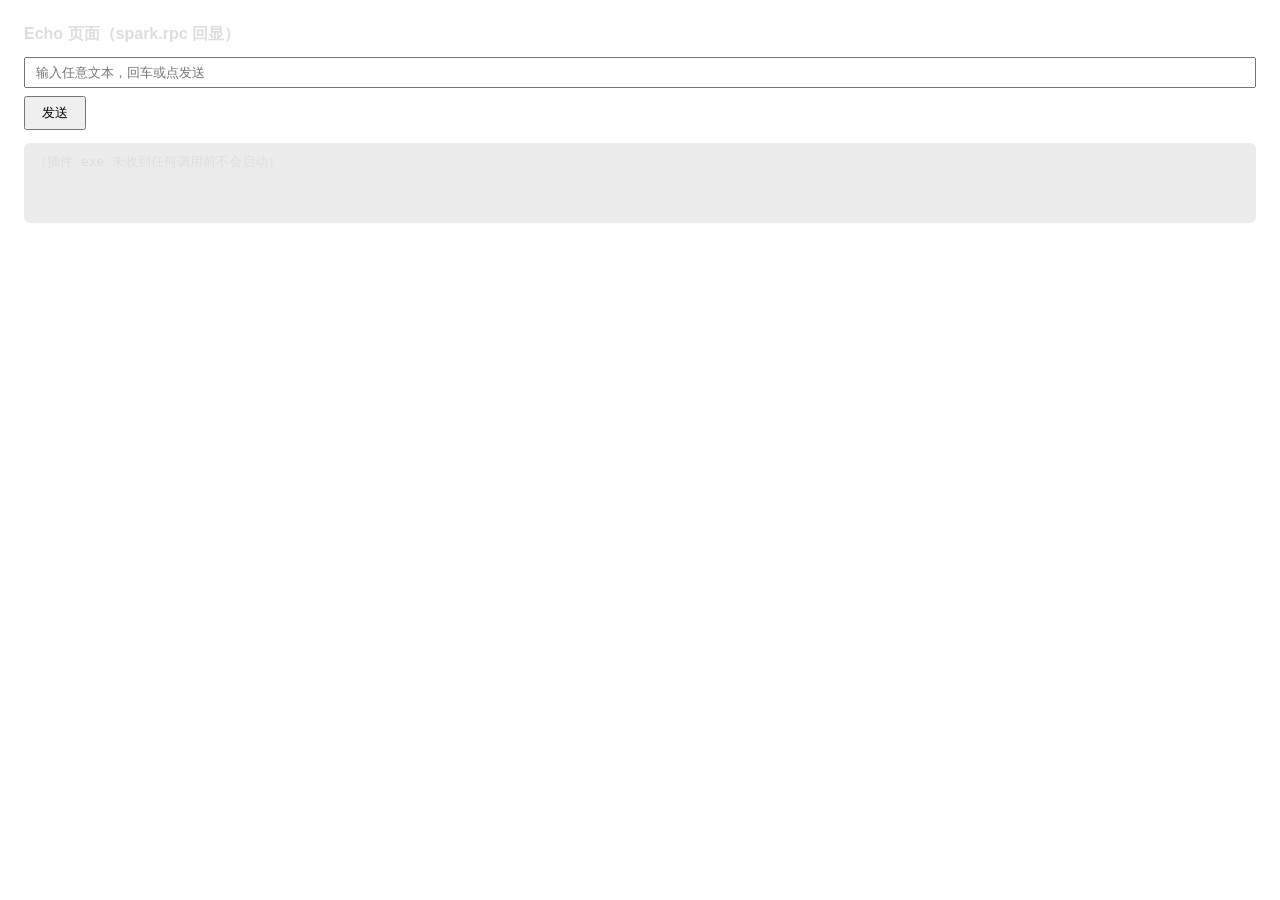
<file: plugins/echo/page.html>
<!DOCTYPE html>
<html lang="zh-CN">
<head>
  <meta charset="utf-8">
  <title>Echo 页面</title>
  <style>
    body { font-family: "Segoe UI", sans-serif; margin: 24px; background: transparent; color: var(--sp-fg, #ddd); }
    h1 { font-size: 16px; margin: 0 0 12px; }
    input { width: 100%; box-sizing: border-box; padding: 6px 10px; margin-bottom: 8px; }
    button { padding: 6px 16px; cursor: pointer; }
    pre { white-space: pre-wrap; word-break: break-all; background: rgba(128,128,128,.15); padding: 10px; border-radius: 6px; min-height: 60px; }
  </style>
</head>
<body>
  <h1>Echo 页面（spark.rpc 回显）</h1>
  <input id="text" placeholder="输入任意文本，回车或点发送" />
  <button id="send">发送</button>
  <pre id="out">（插件 exe 未收到任何调用前不会启动）</pre>
  <script>
    const out = document.getElementById('out');
    async function send() {
      const text = document.getElementById('text').value;
      try {
        // 首次调用会触发 host 懒启动插件 exe 并完成握手
        const r = await spark.rpc('echo', { text, at: Date.now() });
        out.textContent = JSON.stringify(r, null, 2);
      } catch (e) {
        out.textContent = '错误: ' + ((e && e.message) || e);
      }
    }
    document.getElementById('send').addEventListener('click', send);
    document.getElementById('text').addEventListener('keydown', (e) => {
      if (e.key === 'Enter') send();
    });
    // 窗口标题由页面自定（spark.window 能力宿主本地处理）
    spark.window.setTitle('Echo 页面').catch(() => {});
  </script>
</body>
</html>
</file>
<file: ui-prototype/styles.css>
/* macOS 风格玻璃 · UI 原型 */

:root {
  --font: -apple-system, "SF Pro Text", "Segoe UI", "PingFang SC", "Microsoft YaHei", sans-serif;
  --mono: "SF Mono", "Cascadia Mono", Consolas, monospace;

  --radius-xl: 16px;
  --radius-lg: 12px;
  --radius-md: 8px;

  --launcher-width: 680px;
  --blur: 40px;
  --saturate: 180%;

  /* Dark glass (default) */
  --bg-desktop: #0b0f1a;
  --glass-bg: rgba(28, 28, 30, 0.55);
  --glass-bg-strong: rgba(40, 40, 44, 0.72);
  --glass-border: rgba(255, 255, 255, 0.14);
  --glass-highlight: rgba(255, 255, 255, 0.08);
  --glass-shadow: 0 24px 80px rgba(0, 0, 0, 0.55), 0 0 0 0.5px rgba(255, 255, 255, 0.06);
  --text: rgba(255, 255, 255, 0.92);
  --text-secondary: rgba(255, 255, 255, 0.55);
  --text-tertiary: rgba(255, 255, 255, 0.38);
  --accent: #0a84ff;
  --accent-soft: rgba(10, 132, 255, 0.22);
  --row-hover: rgba(255, 255, 255, 0.08);
  --row-active: rgba(10, 132, 255, 0.28);
  --divider: rgba(255, 255, 255, 0.1);
  --danger: #ff453a;
  --chip-bg: rgba(255, 255, 255, 0.08);
  --icon-app: linear-gradient(145deg, #5ac8fa, #007aff);
  --icon-file: linear-gradient(145deg, #64d2ff, #30b0c7);
  --icon-plugin: linear-gradient(145deg, #bf5af2, #7d3cff);
  --icon-history: linear-gradient(145deg, #ff9f0a, #ff6482);
  --icon-calc: linear-gradient(145deg, #30d158, #00c7be);
}

html[data-theme="light"] {
  --bg-desktop: #c8d0e0;
  --glass-bg: rgba(255, 255, 255, 0.58);
  --glass-bg-strong: rgba(255, 255, 255, 0.78);
  --glass-border: rgba(255, 255, 255, 0.65);
  --glass-highlight: rgba(255, 255, 255, 0.5);
  --glass-shadow: 0 24px 80px rgba(30, 40, 80, 0.22), 0 0 0 0.5px rgba(0, 0, 0, 0.06);
  --text: rgba(0, 0, 0, 0.88);
  --text-secondary: rgba(0, 0, 0, 0.5);
  --text-tertiary: rgba(0, 0, 0, 0.35);
  --accent: #007aff;
  --accent-soft: rgba(0, 122, 255, 0.15);
  --row-hover: rgba(0, 0, 0, 0.05);
  --row-active: rgba(0, 122, 255, 0.16);
  --divider: rgba(0, 0, 0, 0.08);
  --chip-bg: rgba(0, 0, 0, 0.05);
}

html.reduce-motion * {
  animation: none !important;
  transition: none !important;
}

*,
*::before,
*::after {
  box-sizing: border-box;
}

html, body {
  margin: 0;
  height: 100%;
  font-family: var(--font);
  color: var(--text);
  background: var(--bg-desktop);
  overflow: hidden;
  -webkit-font-smoothing: antialiased;
}

/* —— Desktop —— */
.desktop {
  position: relative;
  width: 100%;
  height: 100%;
  display: grid;
  place-items: center;
}

.desktop-wallpaper {
  position: absolute;
  inset: 0;
  background:
    radial-gradient(ellipse 80% 60% at 20% 30%, #1a3a6b 0%, transparent 50%),
    radial-gradient(ellipse 70% 50% at 80% 20%, #4a1a5c 0%, transparent 45%),
    radial-gradient(ellipse 60% 40% at 60% 80%, #0d4a3a 0%, transparent 40%),
    radial-gradient(ellipse 50% 50% at 10% 90%, #3a2060 0%, transparent 40%),
    linear-gradient(160deg, #0a0e18 0%, #12182a 40%, #0c1520 100%);
  filter: saturate(1.1);
}

html[data-theme="light"] .desktop-wallpaper {
  background:
    radial-gradient(ellipse 80% 60% at 15% 25%, #a8c8ff 0%, transparent 50%),
    radial-gradient(ellipse 70% 50% at 85% 15%, #f5c6e8 0%, transparent 45%),
    radial-gradient(ellipse 60% 40% at 70% 85%, #b8f0d8 0%, transparent 40%),
    linear-gradient(160deg, #d4dcec 0%, #e8eef8 50%, #cfd8e8 100%);
}

.desktop-hint {
  position: absolute;
  bottom: 28px;
  left: 50%;
  transform: translateX(-50%);
  font-size: 12px;
  color: rgba(255, 255, 255, 0.45);
  letter-spacing: 0.02em;
  z-index: 1;
  white-space: nowrap;
}

html[data-theme="light"] .desktop-hint {
  color: rgba(0, 0, 0, 0.4);
}

kbd {
  display: inline-block;
  padding: 2px 6px;
  border-radius: 4px;
  background: rgba(255, 255, 255, 0.1);
  border: 1px solid rgba(255, 255, 255, 0.15);
  font-family: var(--mono);
  font-size: 11px;
}

html[data-theme="light"] kbd {
  background: rgba(0, 0, 0, 0.06);
  border-color: rgba(0, 0, 0, 0.1);
}

/* —— Shared glass —— */
.glass-panel,
.launcher-glass {
  background: var(--glass-bg);
  backdrop-filter: blur(var(--blur)) saturate(var(--saturate));
  -webkit-backdrop-filter: blur(var(--blur)) saturate(var(--saturate));
  border: 1px solid var(--glass-border);
  box-shadow: var(--glass-shadow);
  border-radius: var(--radius-xl);
}

/* —— Launcher —— */
.launcher {
  position: relative;
  width: var(--launcher-width);
  max-width: calc(100vw - 48px);
  z-index: 10;
  animation: pop-in 0.28s cubic-bezier(0.16, 1, 0.3, 1);
}

.launcher.hidden {
  display: none;
}

.launcher-glow {
  position: absolute;
  inset: -2px;
  border-radius: calc(var(--radius-xl) + 2px);
  background: linear-gradient(
    135deg,
    rgba(255, 255, 255, 0.25),
    rgba(255, 255, 255, 0.02) 40%,
    rgba(120, 180, 255, 0.12) 100%
  );
  opacity: 0.7;
  z-index: -1;
  filter: blur(1px);
  pointer-events: none;
}

.launcher-glass {
  overflow: hidden;
  position: relative;
  transition: height 0.34s cubic-bezier(0.22, 1, 0.36, 1);
}

.launcher-glass::before {
  content: "";
  position: absolute;
  inset: 0;
  border-radius: inherit;
  background: linear-gradient(
    180deg,
    var(--glass-highlight) 0%,
    transparent 28%
  );
  pointer-events: none;
  z-index: 1;
}

.search-row {
  display: flex;
  align-items: center;
  gap: 12px;
  padding: 16px 18px 14px;
  position: relative;
  z-index: 2;
}

.search-icon {
  color: var(--text-secondary);
  display: flex;
  flex-shrink: 0;
}

.search-input {
  flex: 1;
  border: none;
  outline: none;
  background: transparent;
  color: var(--text);
  font-size: 20px;
  font-weight: 400;
  letter-spacing: -0.02em;
  line-height: 1.3;
  min-width: 0;
}

.search-input::placeholder {
  color: var(--text-tertiary);
  font-weight: 400;
}

.search-meta {
  font-size: 12px;
  color: var(--text-tertiary);
  font-variant-numeric: tabular-nums;
  flex-shrink: 0;
}

.icon-tool {
  flex-shrink: 0;
  width: 32px;
  height: 32px;
  display: grid;
  place-items: center;
  border: none;
  border-radius: 8px;
  background: transparent;
  color: var(--text-tertiary);
  cursor: pointer;
  transition: background 0.15s, color 0.15s;
}

.icon-tool:hover {
  background: var(--row-hover);
  color: var(--text);
}

/* 搜索 ↔ 设置：同一主窗内页面切换 */
.mode {
  position: relative;
  width: 100%;
}

.mode.hidden {
  display: none !important;
}

.mode.is-leaving {
  pointer-events: none;
  animation-duration: 0.22s;
  animation-timing-function: cubic-bezier(0.4, 0, 0.2, 1);
  animation-fill-mode: forwards;
}

.mode-search.is-leaving {
  display: block !important;
  animation-name: mode-leave-left;
}

.mode-settings.is-leaving {
  display: flex !important;
  animation-name: mode-leave-right;
}

.mode.is-entering {
  animation: mode-enter 0.32s cubic-bezier(0.16, 1, 0.3, 1) both;
}

.mode-search.is-entering {
  animation-name: mode-enter-from-left;
}

.mode-settings.is-entering {
  animation-name: mode-enter-from-right;
}

@keyframes mode-leave-left {
  from {
    opacity: 1;
    transform: translateX(0) scale(1);
    filter: blur(0);
  }
  to {
    opacity: 0;
    transform: translateX(-18px) scale(0.98);
    filter: blur(3px);
  }
}

@keyframes mode-leave-right {
  from {
    opacity: 1;
    transform: translateX(0) scale(1);
    filter: blur(0);
  }
  to {
    opacity: 0;
    transform: translateX(18px) scale(0.98);
    filter: blur(3px);
  }
}

@keyframes mode-enter-from-right {
  from {
    opacity: 0;
    transform: translateX(22px) scale(0.98);
    filter: blur(3px);
  }
  to {
    opacity: 1;
    transform: translateX(0) scale(1);
    filter: blur(0);
  }
}

@keyframes mode-enter-from-left {
  from {
    opacity: 0;
    transform: translateX(-22px) scale(0.98);
    filter: blur(3px);
  }
  to {
    opacity: 1;
    transform: translateX(0) scale(1);
    filter: blur(0);
  }
}

@keyframes mode-enter {
  from { opacity: 0; }
  to { opacity: 1; }
}

.mode-settings {
  display: flex;
  flex-direction: column;
  min-height: 420px;
}

html.reduce-motion .mode.is-leaving,
html.reduce-motion .mode.is-entering {
  animation-duration: 0.01ms !important;
}

html.reduce-motion .launcher-glass {
  transition: none !important;
}

.settings-header.in-window {
  display: flex;
  align-items: center;
  gap: 8px;
  padding: 12px 14px;
  border-bottom: 1px solid var(--divider);
  position: relative;
  z-index: 2;
}

.back-btn {
  display: inline-flex;
  align-items: center;
  gap: 4px;
  border: none;
  background: var(--chip-bg);
  color: var(--text-secondary);
  font-family: inherit;
  font-size: 13px;
  padding: 6px 10px;
  border-radius: 8px;
  cursor: pointer;
}

.back-btn:hover {
  background: var(--row-hover);
  color: var(--text);
}

.settings-title {
  font-size: 14px;
  font-weight: 600;
  flex: 1;
  text-align: center;
  margin-right: 48px; /* 视觉居中抵消返回按钮 */
}

.settings-spacer {
  display: none;
}

.settings-body.in-window {
  display: flex;
  flex: 1;
  min-height: 360px;
  position: relative;
  z-index: 2;
}

/* View toggle */
.view-toggle {
  display: flex;
  flex-shrink: 0;
  gap: 2px;
  padding: 2px;
  border-radius: 8px;
  background: var(--chip-bg);
  border: 1px solid var(--divider);
}

.view-btn {
  display: grid;
  place-items: center;
  width: 28px;
  height: 26px;
  border: none;
  border-radius: 6px;
  background: transparent;
  color: var(--text-tertiary);
  cursor: pointer;
  transition: background 0.18s ease, color 0.18s ease, transform 0.18s ease, box-shadow 0.18s ease;
}

.view-btn:hover {
  color: var(--text-secondary);
  background: var(--row-hover);
}

.view-btn:active {
  transform: scale(0.92);
}

.view-btn.active {
  color: var(--text);
  background: var(--accent-soft);
  box-shadow: 0 0 0 1px rgba(10, 132, 255, 0.25);
}

.divider {
  height: 1px;
  background: var(--divider);
  margin: 0 12px;
  position: relative;
  z-index: 2;
}

/* Results container */
.results {
  margin: 0;
  padding: 8px;
  max-height: 360px;
  overflow-y: auto;
  overflow-x: hidden;
  position: relative;
  z-index: 2;
  scrollbar-width: thin;
  scrollbar-color: rgba(255, 255, 255, 0.2) transparent;
  box-sizing: border-box;
  /* 高度由 JS 在切换时 lock → animate，避免列表/平铺突变 */
  transition:
    height 0.34s cubic-bezier(0.22, 1, 0.36, 1),
    opacity 0.22s cubic-bezier(0.22, 1, 0.36, 1),
    transform 0.28s cubic-bezier(0.22, 1, 0.36, 1),
    filter 0.22s ease;
  will-change: height, opacity, transform;
}

.results.height-animating {
  overflow-y: hidden;
}

/* 视图切换过渡 */
.results.is-leaving {
  opacity: 0;
  transform: scale(0.97) translateY(6px);
  filter: blur(4px);
  pointer-events: none;
}

.results.is-entering {
  animation: view-enter 0.32s cubic-bezier(0.16, 1, 0.3, 1) both;
}

.results-list.is-entering {
  animation-name: view-enter-list;
}

.results-grid.is-entering {
  animation-name: view-enter-grid;
}

@keyframes view-enter-list {
  from {
    opacity: 0;
    transform: scale(0.98) translateX(-12px);
    filter: blur(3px);
  }
  to {
    opacity: 1;
    transform: scale(1) translateX(0);
    filter: blur(0);
  }
}

@keyframes view-enter-grid {
  from {
    opacity: 0;
    transform: scale(0.94) translateY(10px);
    filter: blur(3px);
  }
  to {
    opacity: 1;
    transform: scale(1) translateY(0);
    filter: blur(0);
  }
}

@keyframes view-enter {
  from {
    opacity: 0;
    transform: scale(0.97);
  }
  to {
    opacity: 1;
    transform: scale(1);
  }
}

/* 列表/平铺项依次入场 */
.results.is-entering .result-item {
  animation: item-pop 0.34s cubic-bezier(0.16, 1, 0.3, 1) both;
}

.results.is-entering .result-item:nth-child(1) { animation-delay: 0.02s; }
.results.is-entering .result-item:nth-child(2) { animation-delay: 0.04s; }
.results.is-entering .result-item:nth-child(3) { animation-delay: 0.06s; }
.results.is-entering .result-item:nth-child(4) { animation-delay: 0.08s; }
.results.is-entering .result-item:nth-child(5) { animation-delay: 0.1s; }
.results.is-entering .result-item:nth-child(6) { animation-delay: 0.12s; }
.results.is-entering .result-item:nth-child(7) { animation-delay: 0.14s; }
.results.is-entering .result-item:nth-child(8) { animation-delay: 0.16s; }
.results.is-entering .result-item:nth-child(9) { animation-delay: 0.18s; }
.results.is-entering .result-item:nth-child(10) { animation-delay: 0.2s; }
.results.is-entering .result-item:nth-child(n+11) { animation-delay: 0.22s; }

@keyframes item-pop {
  from {
    opacity: 0;
    transform: translateY(8px) scale(0.96);
  }
  to {
    opacity: 1;
    transform: translateY(0) scale(1);
  }
}



.results::-webkit-scrollbar {
  width: 8px;
}
.results::-webkit-scrollbar-thumb {
  background: rgba(255, 255, 255, 0.18);
  border-radius: 8px;
  border: 2px solid transparent;
  background-clip: content-box;
}

/* —— List view —— */
.results-list {
  display: flex;
  flex-direction: column;
  gap: 2px;
}

.results-list .result-item {
  display: flex;
  align-items: center;
  gap: 12px;
  padding: 10px 12px;
  border-radius: var(--radius-lg);
  cursor: default;
  transition: background 0.12s ease;
  user-select: none;
}

.results-list .result-item:hover {
  background: var(--row-hover);
}

.results-list .result-item.active {
  background: var(--row-active);
}

.results-list .result-icon {
  width: 36px;
  height: 36px;
  border-radius: 9px;
  font-size: 14px;
}

.results-list .result-body {
  flex: 1;
  min-width: 0;
  display: flex;
  flex-direction: column;
  gap: 2px;
}

.results-list .result-title {
  font-size: 14px;
  font-weight: 500;
  letter-spacing: -0.01em;
  white-space: nowrap;
  overflow: hidden;
  text-overflow: ellipsis;
}

.results-list .result-sub {
  font-size: 12px;
  color: var(--text-secondary);
  white-space: nowrap;
  overflow: hidden;
  text-overflow: ellipsis;
}

.results-list .result-source {
  font-size: 11px;
  color: var(--text-tertiary);
  flex-shrink: 0;
  padding-left: 8px;
}

.results-list .result-kbd {
  font-family: var(--mono);
  font-size: 11px;
  color: var(--text-tertiary);
  opacity: 0;
  transition: opacity 0.12s;
}

.results-list .result-item.active .result-kbd {
  opacity: 1;
}

/* —— Grid / tile view —— */
.results-grid {
  display: grid;
  grid-template-columns: repeat(4, 1fr);
  gap: 8px;
  padding: 12px;
}

.results-grid .result-item {
  display: flex;
  flex-direction: column;
  align-items: center;
  justify-content: flex-start;
  gap: 8px;
  padding: 14px 10px 12px;
  border-radius: 14px;
  cursor: default;
  user-select: none;
  text-align: center;
  min-height: 108px;
  border: 1px solid transparent;
  transition: background 0.12s ease, border-color 0.12s ease, transform 0.12s ease;
  background: rgba(255, 255, 255, 0.03);
}

html[data-theme="light"] .results-grid .result-item {
  background: rgba(255, 255, 255, 0.35);
}

.results-grid .result-item:hover {
  background: var(--row-hover);
  border-color: var(--divider);
}

.results-grid .result-item.active {
  background: var(--row-active);
  border-color: rgba(10, 132, 255, 0.35);
  box-shadow: 0 0 0 1px var(--accent-soft), 0 8px 24px rgba(0, 0, 0, 0.15);
}

.results-grid .result-icon {
  width: 48px;
  height: 48px;
  border-radius: 12px;
  font-size: 16px;
}

.results-grid .result-body {
  width: 100%;
  min-width: 0;
  display: flex;
  flex-direction: column;
  gap: 2px;
  align-items: center;
}

.results-grid .result-title {
  font-size: 12px;
  font-weight: 500;
  letter-spacing: -0.01em;
  line-height: 1.25;
  display: -webkit-box;
  -webkit-line-clamp: 2;
  -webkit-box-orient: vertical;
  overflow: hidden;
  width: 100%;
  word-break: break-word;
}

.results-grid .result-sub {
  display: none;
}

.results-grid .result-source {
  font-size: 10px;
  color: var(--text-tertiary);
  max-width: 100%;
  overflow: hidden;
  text-overflow: ellipsis;
  white-space: nowrap;
}

.results-grid .result-kbd {
  display: none;
}

@media (max-width: 640px) {
  .results-grid {
    grid-template-columns: repeat(3, 1fr);
  }
}

.result-icon {
  display: grid;
  place-items: center;
  color: #fff;
  font-weight: 600;
  flex-shrink: 0;
  box-shadow: 0 2px 8px rgba(0, 0, 0, 0.2);
  letter-spacing: -0.02em;
}

.result-icon.app { background: var(--icon-app); }
.result-icon.file { background: var(--icon-file); }
.result-icon.plugin { background: var(--icon-plugin); }
.result-icon.history { background: var(--icon-history); }
.result-icon.calc { background: var(--icon-calc); }

.result-title mark {
  background: var(--accent-soft);
  color: inherit;
  border-radius: 2px;
  padding: 0 1px;
}

.empty {
  padding: 36px 20px;
  text-align: center;
  color: var(--text-secondary);
  font-size: 13px;
  grid-column: 1 / -1;
}

/* —— Favorites (bottom dock, grouped, collapsible) —— */
.favorites {
  position: relative;
  z-index: 2;
  border-top: 1px solid var(--divider);
  background: rgba(0, 0, 0, 0.14);
  padding: 6px 12px 8px;
  transition: opacity 0.25s ease, padding 0.28s cubic-bezier(0.22, 1, 0.36, 1);
}

html[data-theme="light"] .favorites {
  background: rgba(255, 255, 255, 0.22);
}

.favorites.is-collapsed {
  padding-bottom: 6px;
}

.favorites.is-collapsed .fav-top {
  margin-bottom: 0;
}

.favorites.is-collapsed .fav-groups,
.favorites.is-collapsed .fav-add-group {
  opacity: 0;
  pointer-events: none;
  max-width: 0;
  overflow: hidden;
  margin: 0;
  padding: 0;
  border: none;
  transform: scale(0.9);
}

.favorites.is-collapsed .fav-groups {
  flex: 0;
}

.fav-top {
  display: flex;
  align-items: center;
  gap: 8px;
  margin-bottom: 8px;
  min-height: 24px;
  transition: margin 0.28s cubic-bezier(0.22, 1, 0.36, 1);
}

.fav-toggle {
  display: flex;
  align-items: center;
  gap: 5px;
  flex-shrink: 0;
  border: none;
  background: transparent;
  color: var(--text-tertiary);
  font-family: inherit;
  font-size: 11px;
  font-weight: 600;
  letter-spacing: 0.04em;
  padding: 4px 6px 4px 2px;
  border-radius: 8px;
  cursor: pointer;
  transition: color 0.18s ease, background 0.18s ease;
}

.fav-toggle:hover {
  color: var(--text-secondary);
  background: var(--row-hover);
}

.fav-star {
  color: #ffd60a;
  opacity: 0.9;
  flex-shrink: 0;
}

.fav-chevron {
  flex-shrink: 0;
  color: var(--text-tertiary);
  transition: transform 0.28s cubic-bezier(0.22, 1, 0.36, 1);
}

.favorites.is-collapsed .fav-chevron {
  transform: rotate(-90deg);
}

.fav-count {
  font-weight: 500;
  font-variant-numeric: tabular-nums;
  color: var(--text-tertiary);
  opacity: 0.85;
}

.fav-count:empty {
  display: none;
}

.fav-body {
  display: grid;
  grid-template-rows: 1fr;
  transition: grid-template-rows 0.32s cubic-bezier(0.22, 1, 0.36, 1), opacity 0.24s ease;
  opacity: 1;
}

.favorites.is-collapsed .fav-body {
  grid-template-rows: 0fr;
  opacity: 0;
  pointer-events: none;
}

.fav-body-inner {
  overflow: hidden;
  min-height: 0;
}

.fav-groups,
.fav-add-group {
  transition:
    opacity 0.22s ease,
    transform 0.22s ease,
    max-width 0.28s ease,
    flex 0.28s ease;
}

.fav-groups {
  display: flex;
  align-items: center;
  gap: 4px;
  flex: 1;
  min-width: 0;
  overflow-x: auto;
  scrollbar-width: none;
}

.fav-groups::-webkit-scrollbar {
  display: none;
}

.fav-group-tab {
  flex-shrink: 0;
  border: none;
  background: transparent;
  color: var(--text-tertiary);
  font-family: inherit;
  font-size: 11px;
  font-weight: 500;
  padding: 4px 10px;
  border-radius: 999px;
  cursor: pointer;
  transition: background 0.2s ease, color 0.2s ease, transform 0.18s ease;
  white-space: nowrap;
}

.fav-group-tab:hover {
  color: var(--text-secondary);
  background: var(--row-hover);
}

.fav-group-tab.active {
  color: var(--text);
  background: var(--accent-soft);
  box-shadow: inset 0 0 0 1px rgba(10, 132, 255, 0.28);
}

.fav-add-group {
  flex-shrink: 0;
  width: 22px;
  height: 22px;
  border: 1px dashed var(--divider);
  border-radius: 6px;
  background: transparent;
  color: var(--text-tertiary);
  font-size: 14px;
  line-height: 1;
  cursor: pointer;
  display: grid;
  place-items: center;
  padding: 0;
}

.fav-add-group:hover {
  color: var(--text);
  border-color: var(--text-tertiary);
  background: var(--row-hover);
}

.fav-items {
  display: flex;
  align-items: stretch;
  gap: 6px;
  overflow-x: auto;
  padding-bottom: 2px;
  min-height: 64px;
  scrollbar-width: thin;
  scrollbar-color: rgba(255, 255, 255, 0.15) transparent;
  transition: opacity 0.18s ease, transform 0.22s cubic-bezier(0.22, 1, 0.36, 1);
}

.fav-items.is-leaving {
  opacity: 0;
  transform: translateY(6px);
  pointer-events: none;
}

.fav-items.is-entering {
  animation: fav-enter 0.28s cubic-bezier(0.16, 1, 0.3, 1) both;
}

.fav-items.is-entering .fav-item {
  animation: item-pop 0.3s cubic-bezier(0.16, 1, 0.3, 1) both;
}

.fav-items.is-entering .fav-item:nth-child(1) { animation-delay: 0.02s; }
.fav-items.is-entering .fav-item:nth-child(2) { animation-delay: 0.05s; }
.fav-items.is-entering .fav-item:nth-child(3) { animation-delay: 0.08s; }
.fav-items.is-entering .fav-item:nth-child(4) { animation-delay: 0.11s; }
.fav-items.is-entering .fav-item:nth-child(5) { animation-delay: 0.14s; }
.fav-items.is-entering .fav-item:nth-child(n+6) { animation-delay: 0.17s; }

@keyframes fav-enter {
  from {
    opacity: 0;
    transform: translateY(8px);
  }
  to {
    opacity: 1;
    transform: translateY(0);
  }
}

.fav-items::-webkit-scrollbar {
  height: 4px;
}
.fav-items::-webkit-scrollbar-thumb {
  background: rgba(255, 255, 255, 0.15);
  border-radius: 4px;
}

.fav-item {
  flex: 0 0 auto;
  width: 72px;
  display: flex;
  flex-direction: column;
  align-items: center;
  gap: 6px;
  padding: 8px 6px;
  border: 1px solid transparent;
  border-radius: 12px;
  background: rgba(255, 255, 255, 0.04);
  color: var(--text);
  cursor: pointer;
  font-family: inherit;
  transition: background 0.12s, border-color 0.12s, transform 0.12s;
}

html[data-theme="light"] .fav-item {
  background: rgba(255, 255, 255, 0.4);
}

.fav-item:hover {
  background: var(--row-hover);
  border-color: var(--divider);
}

.fav-item:active {
  transform: scale(0.96);
}

.fav-item.active-fav {
  background: var(--row-active);
  border-color: rgba(10, 132, 255, 0.35);
}

.fav-item .result-icon {
  width: 36px;
  height: 36px;
  border-radius: 10px;
  font-size: 12px;
}

.fav-item-name {
  font-size: 10px;
  line-height: 1.2;
  color: var(--text-secondary);
  text-align: center;
  width: 100%;
  overflow: hidden;
  text-overflow: ellipsis;
  white-space: nowrap;
}

.fav-item:hover .fav-item-name {
  color: var(--text);
}

.fav-empty {
  flex: 1;
  display: flex;
  align-items: center;
  justify-content: center;
  font-size: 12px;
  color: var(--text-tertiary);
  padding: 8px;
  gap: 8px;
}

.fav-empty button {
  border: none;
  background: var(--chip-bg);
  color: var(--text-secondary);
  font-family: inherit;
  font-size: 11px;
  padding: 4px 10px;
  border-radius: 6px;
  cursor: pointer;
}

.fav-empty button:hover {
  color: var(--text);
  background: var(--row-hover);
}

.favorites.dimmed {
  opacity: 0.55;
}

.favorites.dimmed:hover {
  opacity: 1;
}

/* Footer */
.footer {
  display: flex;
  align-items: center;
  justify-content: space-between;
  padding: 8px 14px 10px;
  border-top: 1px solid var(--divider);
  position: relative;
  z-index: 2;
  background: rgba(0, 0, 0, 0.12);
}

html[data-theme="light"] .footer {
  background: rgba(255, 255, 255, 0.25);
}

.footer-left {
  display: flex;
  gap: 6px;
  flex-wrap: wrap;
}

.chip {
  font-size: 11px;
  color: var(--text-secondary);
  background: var(--chip-bg);
  padding: 3px 8px;
  border-radius: 6px;
}

.footer-right {
  font-size: 11px;
  color: var(--text-tertiary);
}

/* Action sheet */
.action-sheet {
  position: absolute;
  top: 50%;
  left: calc(50% + var(--launcher-width) / 2 + 12px);
  transform: translateY(-40%);
  width: 240px;
  padding: 8px;
  z-index: 20;
  animation: fade-slide 0.2s ease;
}

@media (max-width: 1100px) {
  .action-sheet {
    left: 50%;
    top: auto;
    bottom: 12%;
    transform: translateX(-50%);
  }
}

.action-title {
  font-size: 11px;
  color: var(--text-tertiary);
  padding: 6px 10px 8px;
  text-transform: none;
  letter-spacing: 0.02em;
}

.action-item {
  display: flex;
  justify-content: space-between;
  width: 100%;
  border: none;
  background: transparent;
  color: var(--text);
  font-family: inherit;
  font-size: 13px;
  padding: 9px 10px;
  border-radius: var(--radius-md);
  cursor: pointer;
  text-align: left;
}

.action-item span {
  color: var(--text-tertiary);
  font-size: 11px;
  font-family: var(--mono);
}

.action-item:hover,
.action-item.active {
  background: var(--row-active);
}

/* Settings（主窗口内） */
.settings-body {
  display: flex;
  min-height: 280px;
}

.settings-nav {
  width: 120px;
  padding: 10px 8px;
  border-right: 1px solid var(--divider);
  display: flex;
  flex-direction: column;
  gap: 2px;
  flex-shrink: 0;
}

.nav-item {
  border: none;
  background: transparent;
  color: var(--text-secondary);
  font-family: inherit;
  font-size: 13px;
  text-align: left;
  padding: 8px 10px;
  border-radius: var(--radius-md);
  cursor: pointer;
}

.nav-item:hover {
  background: var(--row-hover);
  color: var(--text);
}

.nav-item.active {
  background: var(--row-active);
  color: var(--text);
  font-weight: 500;
}

.settings-panes {
  flex: 1;
  padding: 12px 16px 16px;
}

.pane {
  display: none;
}

.pane.active {
  display: block;
}

.row {
  display: flex;
  align-items: center;
  justify-content: space-between;
  gap: 12px;
  padding: 10px 0;
  font-size: 13px;
  border-bottom: 1px solid var(--divider);
}

.row:last-child {
  border-bottom: none;
}

.hint {
  font-size: 12px;
  color: var(--text-secondary);
  margin: 12px 0 0;
  line-height: 1.5;
}

.hotkey-presets {
  display: flex;
  gap: 6px;
}

.preset {
  border: 1px solid var(--glass-border);
  background: var(--chip-bg);
  color: var(--text-secondary);
  font-family: inherit;
  font-size: 12px;
  padding: 6px 10px;
  border-radius: 8px;
  cursor: pointer;
}

.preset.active {
  background: var(--accent-soft);
  border-color: var(--accent);
  color: var(--text);
}

.plugin-row {
  display: flex;
  justify-content: space-between;
  align-items: center;
  padding: 10px 0;
  border-bottom: 1px solid var(--divider);
}

.plugin-row strong {
  display: block;
  font-size: 13px;
  font-weight: 500;
}

.plugin-row small {
  font-size: 11px;
  color: var(--text-tertiary);
}

.btn-secondary {
  margin-top: 14px;
  width: 100%;
  border: 1px solid var(--glass-border);
  background: var(--chip-bg);
  color: var(--text);
  font-family: inherit;
  font-size: 13px;
  padding: 9px;
  border-radius: var(--radius-md);
  cursor: pointer;
}

.btn-secondary:hover {
  background: var(--row-hover);
}

/* Switch */
.switch {
  position: relative;
  width: 42px;
  height: 26px;
  display: inline-block;
}

.switch input {
  opacity: 0;
  width: 0;
  height: 0;
}

.switch span {
  position: absolute;
  inset: 0;
  background: rgba(120, 120, 128, 0.32);
  border-radius: 26px;
  cursor: pointer;
  transition: 0.2s;
}

.switch span::before {
  content: "";
  position: absolute;
  width: 22px;
  height: 22px;
  left: 2px;
  top: 2px;
  background: #fff;
  border-radius: 50%;
  transition: 0.2s;
  box-shadow: 0 1px 4px rgba(0, 0, 0, 0.25);
}

.switch input:checked + span {
  background: #30d158;
}

.switch input:checked + span::before {
  transform: translateX(16px);
}

select, input[type="range"] {
  accent-color: var(--accent);
}

select {
  background: var(--chip-bg);
  color: var(--text);
  border: 1px solid var(--glass-border);
  border-radius: 8px;
  padding: 4px 8px;
  font-family: inherit;
  font-size: 12px;
}

.hidden {
  display: none !important;
}

/* Animations */
@keyframes pop-in {
  from {
    opacity: 0;
    transform: scale(0.96) translateY(6px);
  }
  to {
    opacity: 1;
    transform: scale(1) translateY(0);
  }
}

@keyframes fade-slide {
  from {
    opacity: 0;
    transform: translateY(6px);
  }
  to {
    opacity: 1;
    transform: translateY(0);
  }
}

.launcher.closing {
  animation: pop-out 0.16s ease forwards;
}

@keyframes pop-out {
  to {
    opacity: 0;
    transform: scale(0.97) translateY(4px);
  }
}
</file>
